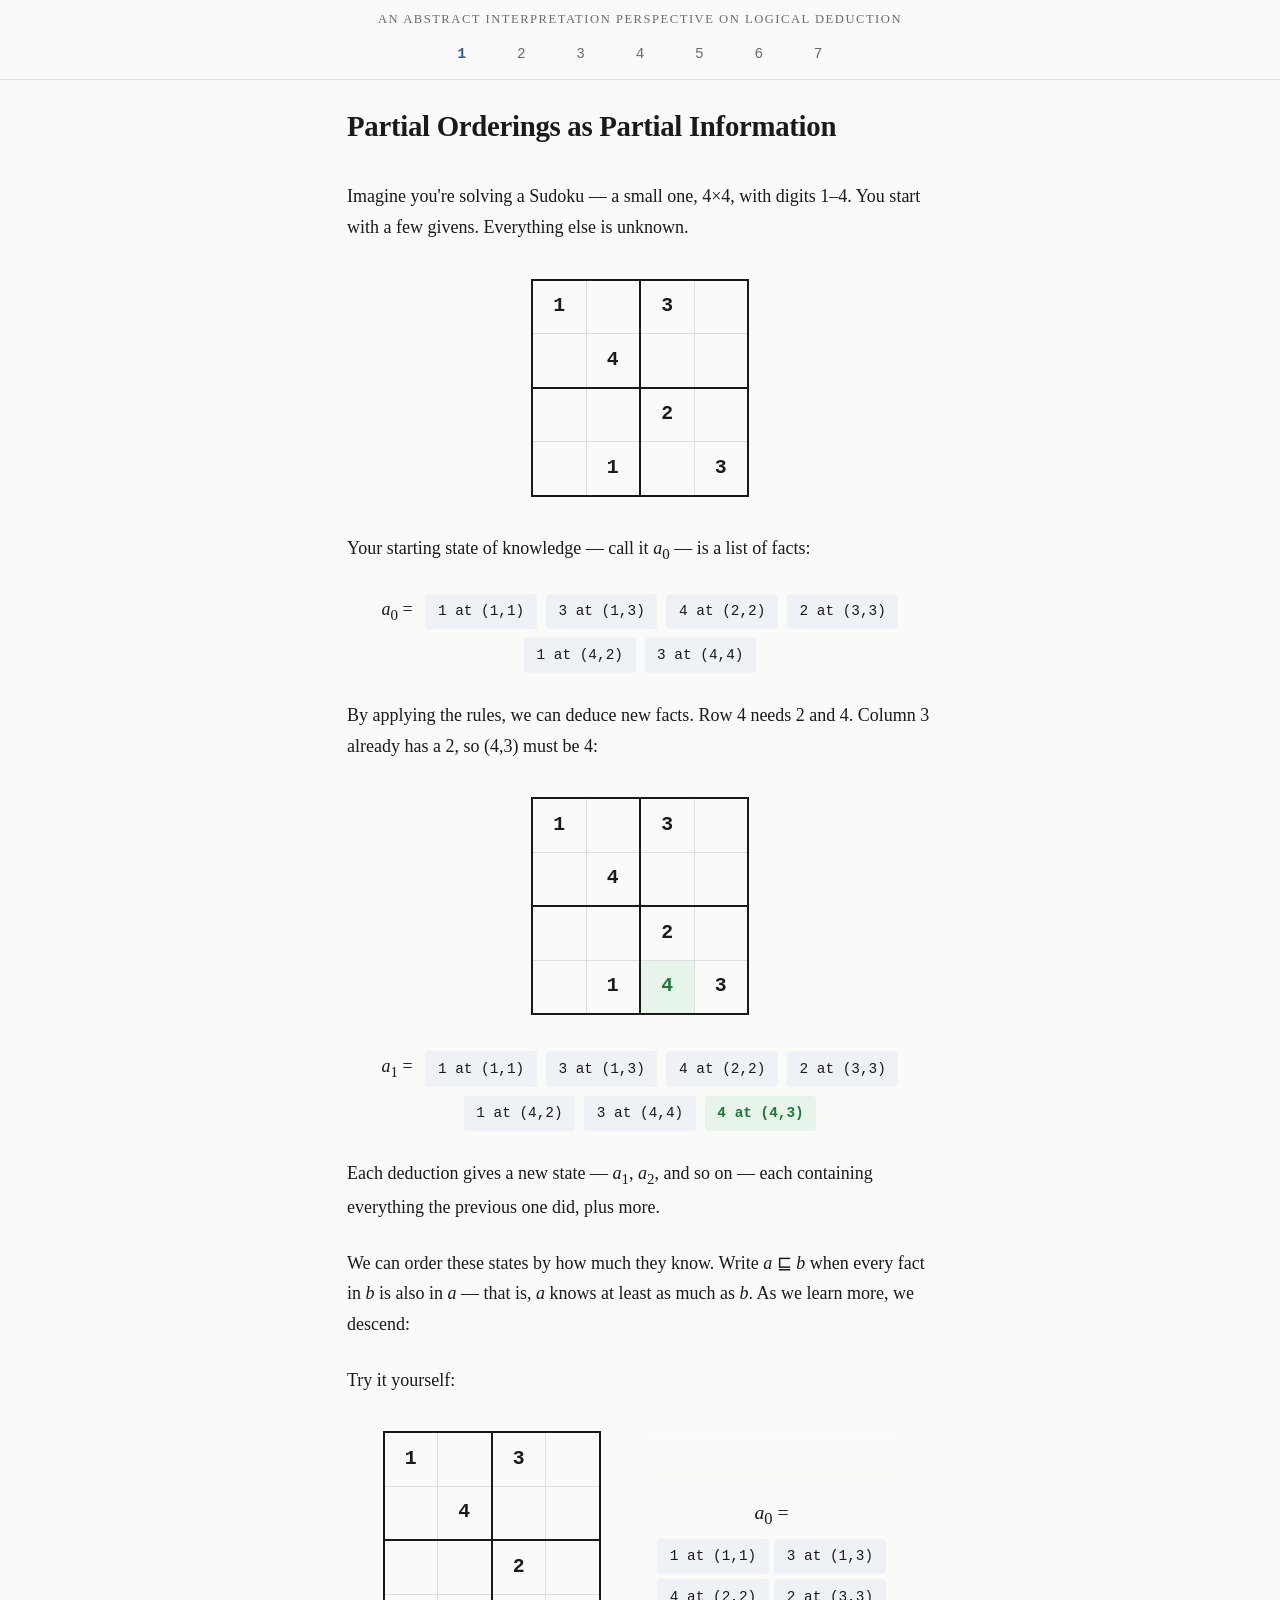
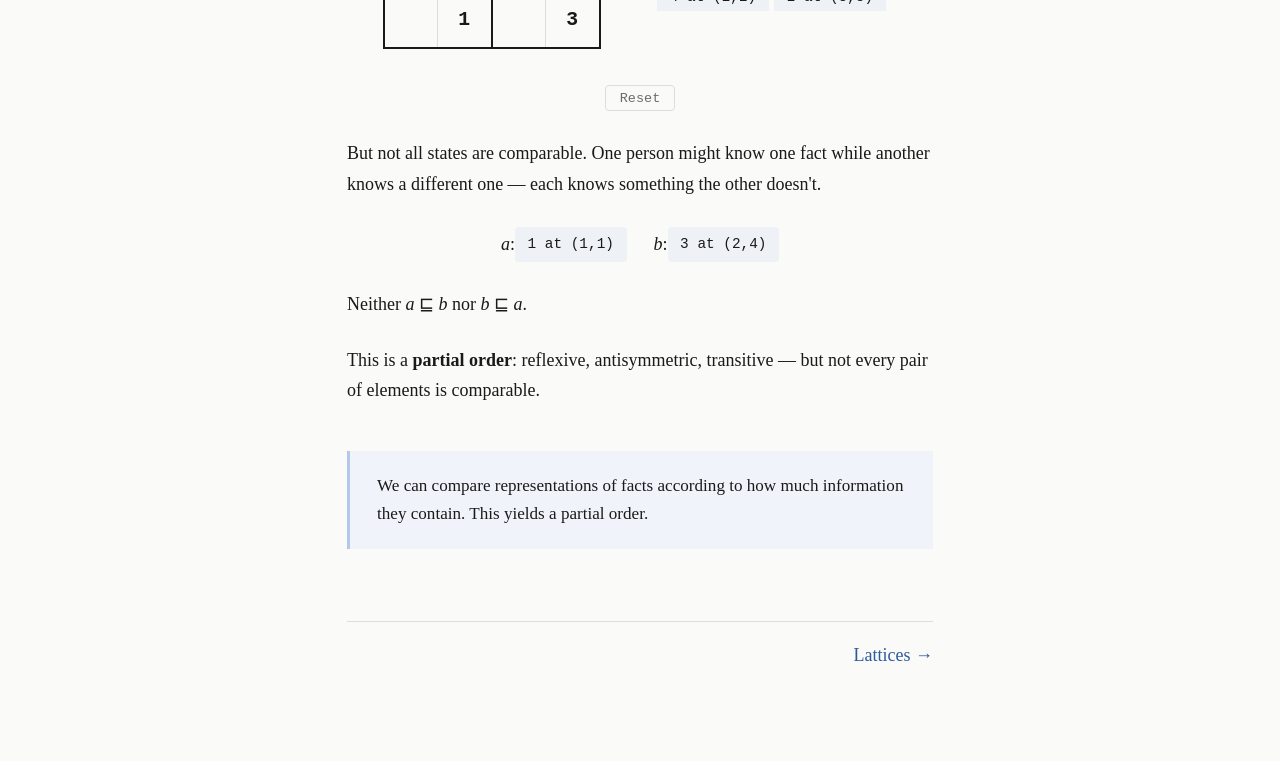
<file: index.html>
<!DOCTYPE html>
<html lang="en">
<head>
  <meta charset="UTF-8">
  <meta name="viewport" content="width=device-width, initial-scale=1.0">
  <title>Abstract Interpretation</title>
  <link rel="stylesheet" href="style.css">
</head>
<body>
  <header id="header">
  <p class="site-title"><a href="index.html">An Abstract Interpretation Perspective on Logical Deduction</a></p>
  <nav id="nav">
    <a href="index.html" class="nav-current">1</a>
    <a href="step2.html">2</a>
    <a href="step3.html">3</a>
    <a href="step4.html">4</a>
    <a href="step5.html">5</a>
    <a href="step6.html">6</a>
    <a href="step7.html">7</a>
  </nav>
  </header>

  <main>
    <section class="step">
      <h1>Partial Orderings as Partial Information</h1>

      <p>
        Imagine you're solving a Sudoku — a small one, 4×4, with digits 1–4.
        You start with a few givens. Everything else is unknown.
      </p>

      <div class="sudoku-example">
        <table class="sudoku" aria-label="A partially filled 4×4 Sudoku">
          <tr>
            <td class="given">1</td><td></td><td class="given">3</td><td></td>
          </tr>
          <tr>
            <td></td><td class="given">4</td><td></td><td></td>
          </tr>
          <tr>
            <td></td><td></td><td class="given">2</td><td></td>
          </tr>
          <tr>
            <td></td><td class="given">1</td><td></td><td class="given">3</td>
          </tr>
        </table>
      </div>

      <p>
        Your starting state of knowledge — call it <var>a</var><sub>0</sub> — is
        a list of facts:
      </p>

      <div class="facts">
        <span class="facts-label"><var>a</var><sub>0</sub> =</span>
        <span class="fact">1 at (1,1)</span>
        <span class="fact">3 at (1,3)</span>
        <span class="fact">4 at (2,2)</span>
        <span class="fact">2 at (3,3)</span>
        <span class="fact">1 at (4,2)</span>
        <span class="fact">3 at (4,4)</span>
      </div>

      <p>
        By applying the rules, we can deduce new facts. Row 4 needs 2 and 4.
        Column 3 already has a 2, so (4,3) must be 4:
      </p>

      <div class="sudoku-example">
        <table class="sudoku" aria-label="Sudoku after first deduction">
          <tr>
            <td class="given">1</td><td></td><td class="given">3</td><td></td>
          </tr>
          <tr>
            <td></td><td class="given">4</td><td></td><td></td>
          </tr>
          <tr>
            <td></td><td></td><td class="given">2</td><td></td>
          </tr>
          <tr>
            <td></td><td class="given">1</td><td class="deduced">4</td><td class="given">3</td>
          </tr>
        </table>
      </div>

      <div class="facts">
        <span class="facts-label"><var>a</var><sub>1</sub> =</span>
        <span class="fact">1 at (1,1)</span>
        <span class="fact">3 at (1,3)</span>
        <span class="fact">4 at (2,2)</span>
        <span class="fact">2 at (3,3)</span>
        <span class="fact">1 at (4,2)</span>
        <span class="fact">3 at (4,4)</span>
        <span class="fact deduced-fact">4 at (4,3)</span>
      </div>

      <p>
        Each deduction gives a new state — <var>a</var><sub>1</sub>,
        <var>a</var><sub>2</sub>, and so on — each containing everything the
        previous one did, plus more.
      </p>

      <p>
        We can order these states by how much they know. Write
        <var>a</var> ⊑ <var>b</var> when every fact in <var>b</var> is also in
        <var>a</var> — that is, <var>a</var> knows at least as much as
        <var>b</var>. As we learn more, we descend:
      </p>

      <p>Try it yourself:</p>

      <div id="interactive-1" class="interactive-container">
        <div class="interactive-grid-side">
          <table class="sudoku sudoku-interactive" id="puzzle-grid">
            <tr>
              <td class="given">1</td>
              <td><input type="text" maxlength="1" data-row="0" data-col="1" data-answer="2"></td>
              <td class="given">3</td>
              <td><input type="text" maxlength="1" data-row="0" data-col="3" data-answer="4"></td>
            </tr>
            <tr>
              <td><input type="text" maxlength="1" data-row="1" data-col="0" data-answer="3"></td>
              <td class="given">4</td>
              <td><input type="text" maxlength="1" data-row="1" data-col="2" data-answer="1"></td>
              <td><input type="text" maxlength="1" data-row="1" data-col="3" data-answer="2"></td>
            </tr>
            <tr>
              <td><input type="text" maxlength="1" data-row="2" data-col="0" data-answer="4"></td>
              <td><input type="text" maxlength="1" data-row="2" data-col="1" data-answer="3"></td>
              <td class="given">2</td>
              <td><input type="text" maxlength="1" data-row="2" data-col="3" data-answer="1"></td>
            </tr>
            <tr>
              <td><input type="text" maxlength="1" data-row="3" data-col="0" data-answer="2"></td>
              <td class="given">1</td>
              <td><input type="text" maxlength="1" data-row="3" data-col="2" data-answer="4"></td>
              <td class="given">3</td>
            </tr>
          </table>
        </div>

        <div class="interactive-chain-side" id="chain-display">
          <div class="chain-node chain-node-a0" id="chain-a0">
            <div><var>a</var><sub>0</sub> =</div>
            <div class="chain-facts">
              <span class="fact">1 at (1,1)</span>
              <span class="fact">3 at (1,3)</span>
              <span class="fact">4 at (2,2)</span>
              <span class="fact">2 at (3,3)</span>
              <span class="fact">1 at (4,2)</span>
              <span class="fact">3 at (4,4)</span>
            </div>
          </div>
        </div>
      </div>

      <div class="interactive-controls">
        <button id="reset-btn" class="reset-btn">Reset</button>
      </div>

      <script src="step1.js"></script>

      <p>
        But not all states are comparable. One person might know one fact while
        another knows a different one — each knows something the other doesn't.
      </p>

      <div class="incomparable">
        <div class="incomparable-side">
          <var>a</var>: <span class="fact">1 at (1,1)</span>
        </div>
        <div class="incomparable-side">
          <var>b</var>: <span class="fact">3 at (2,4)</span>
        </div>
      </div>

      <p>
        Neither <var>a</var> ⊑ <var>b</var> nor <var>b</var> ⊑ <var>a</var>.
      </p>

      <p>
        This is a <strong>partial order</strong>: reflexive, antisymmetric,
        transitive — but not every pair of elements is comparable.
      </p>

      <div class="key-insight">
        We can compare representations of facts according to how much
        information they contain. This yields a partial order.
      </div>
    </section>

    <a href="step2.html" class="next-link">Lattices →</a>
  </main>
</body>
</html>
</file>
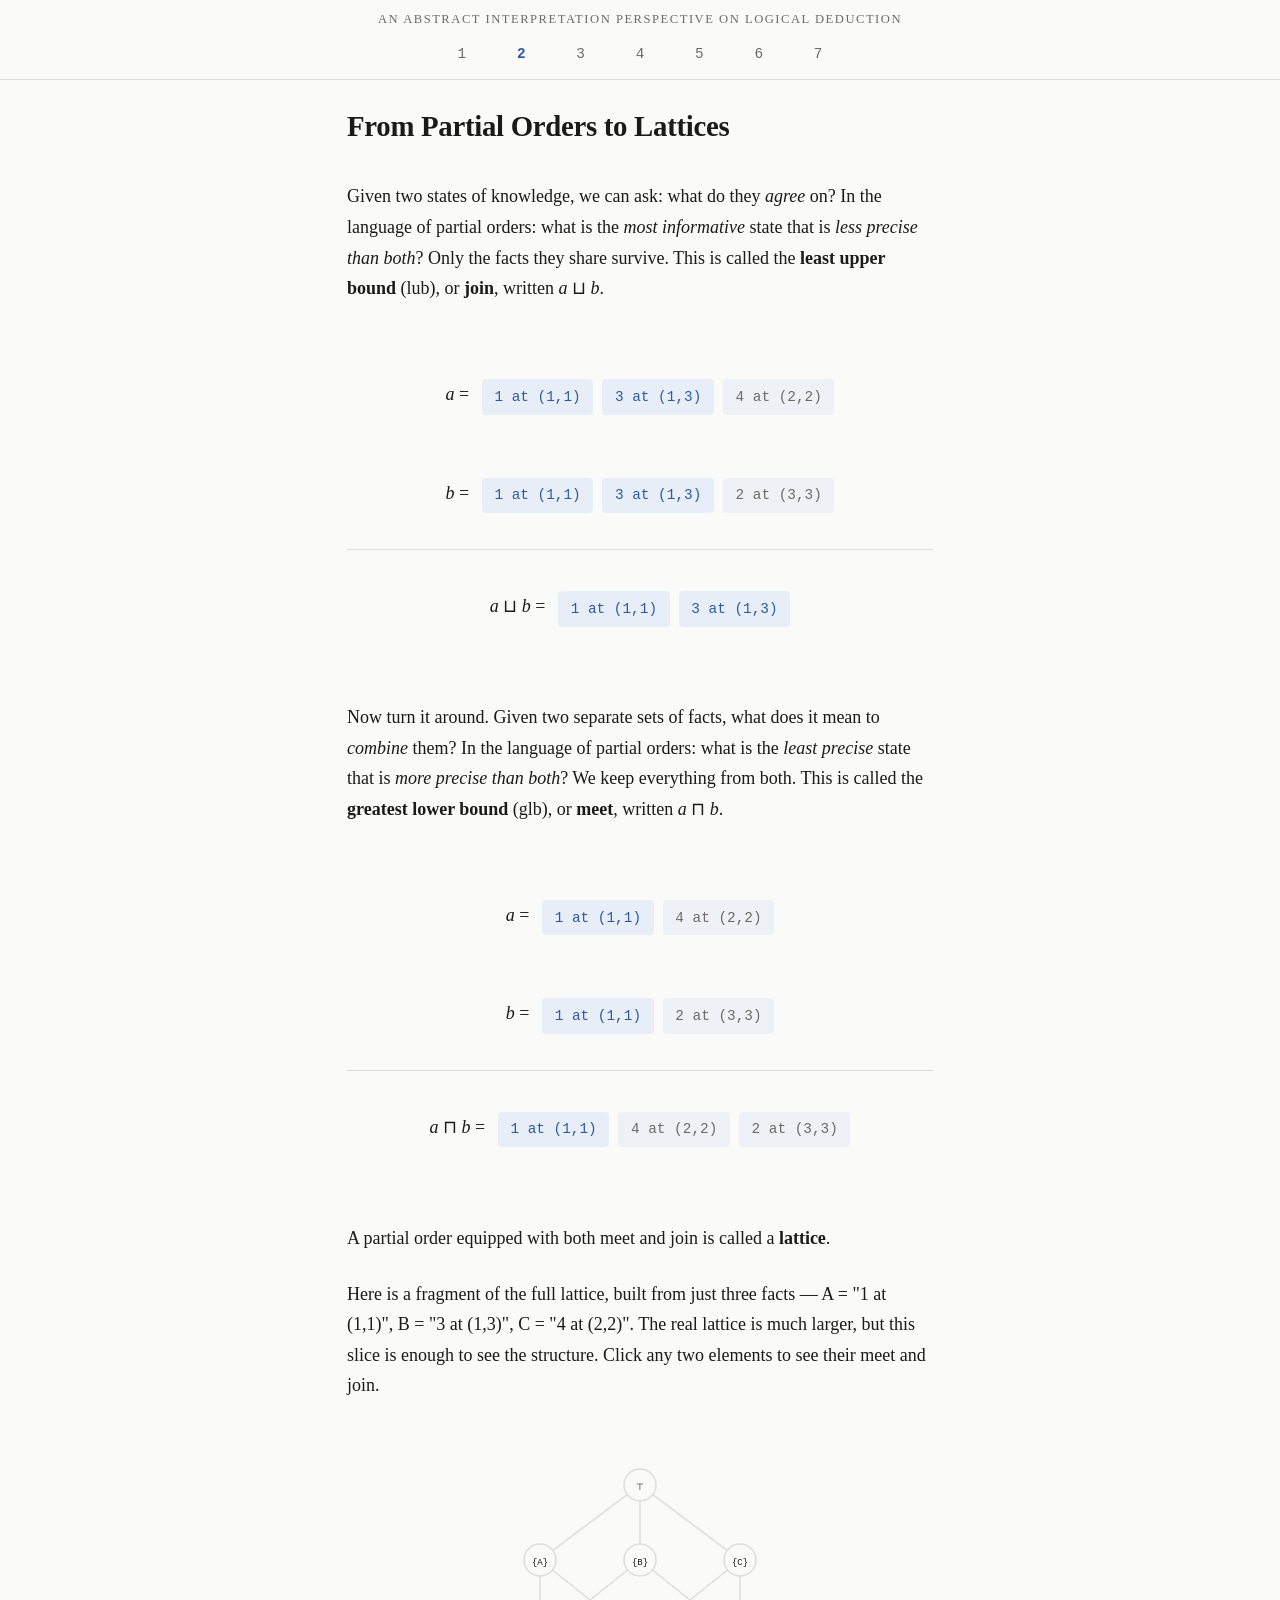
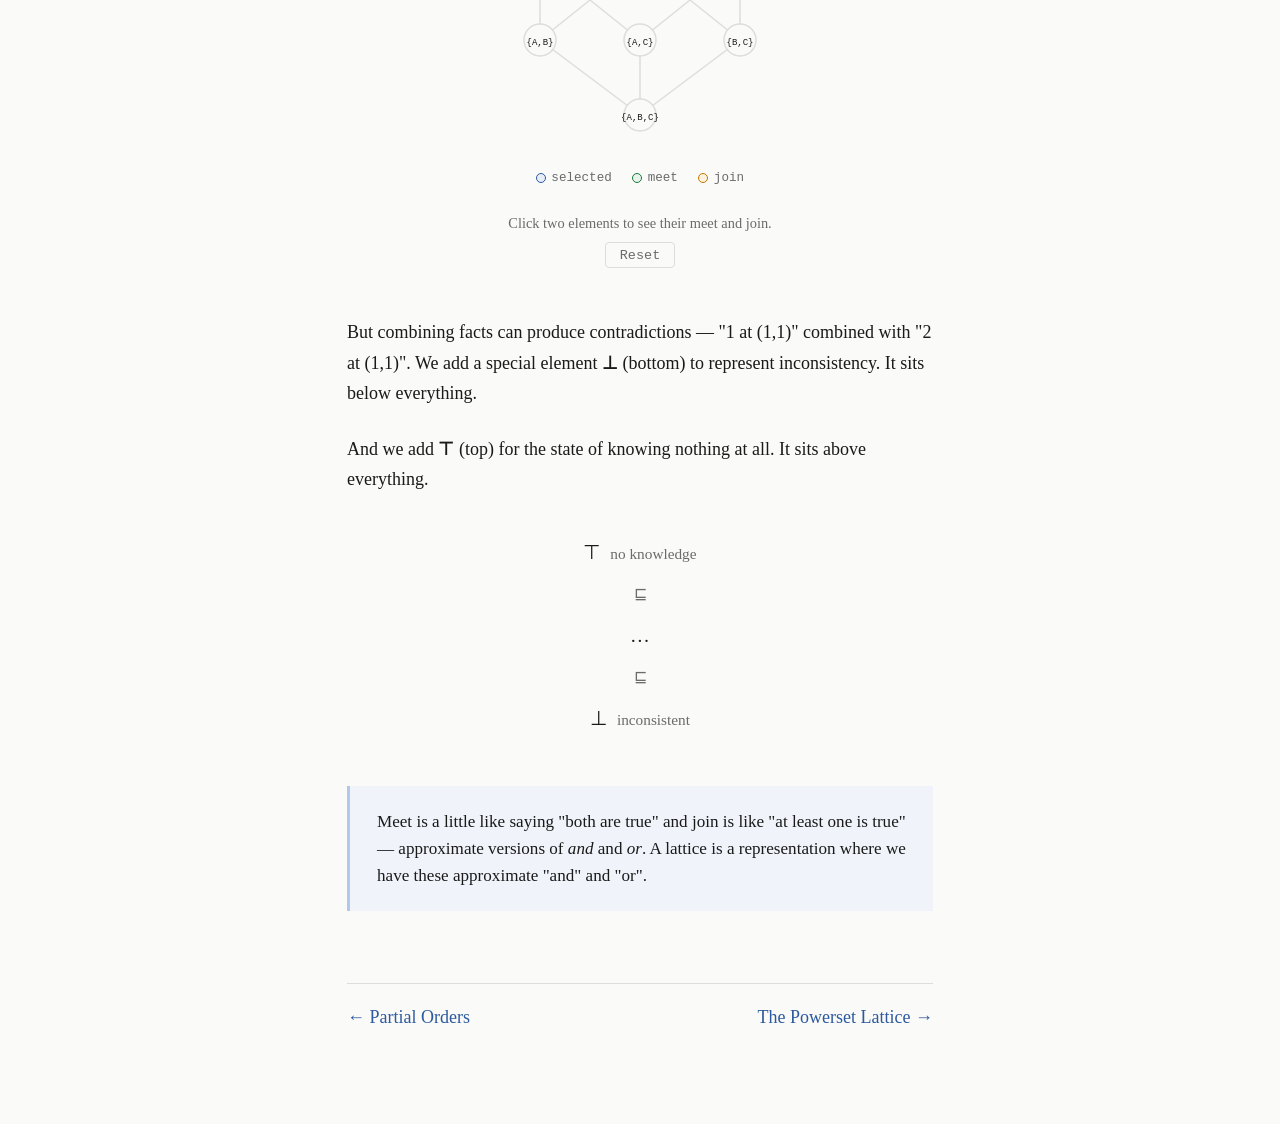
<file: step2.html>
<!DOCTYPE html>
<html lang="en">
<head>
  <meta charset="UTF-8">
  <meta name="viewport" content="width=device-width, initial-scale=1.0">
  <title>Abstract Interpretation — Lattices</title>
  <link rel="stylesheet" href="style.css">
</head>
<body>
  <header id="header">
  <p class="site-title"><a href="index.html">An Abstract Interpretation Perspective on Logical Deduction</a></p>
  <nav id="nav">
    <a href="index.html">1</a>
    <a href="step2.html" class="nav-current">2</a>
    <a href="step3.html">3</a>
    <a href="step4.html">4</a>
    <a href="step5.html">5</a>
    <a href="step6.html">6</a>
    <a href="step7.html">7</a>
  </nav>
  </header>

  <main>
    <section class="step">
      <h1>From Partial Orders to Lattices</h1>

      <p>
        Given two states of knowledge, we can ask: what do they
        <em>agree</em> on? In the language of partial orders: what is the
        <em>most informative</em> state that is <em>less precise than both</em>?
        Only the facts they share survive. This is called the
        <strong>least upper bound</strong> (lub), or <strong>join</strong>,
        written <var>a</var> ⊔ <var>b</var>.
      </p>

      <div class="operation-example">
        <div class="operand">
          <div class="facts">
            <span class="facts-label"><var>a</var> =</span>
            <span class="fact shared-fact">1 at (1,1)</span>
            <span class="fact shared-fact">3 at (1,3)</span>
            <span class="fact unique-fact">4 at (2,2)</span>
          </div>
        </div>
        <div class="operand">
          <div class="facts">
            <span class="facts-label"><var>b</var> =</span>
            <span class="fact shared-fact">1 at (1,1)</span>
            <span class="fact shared-fact">3 at (1,3)</span>
            <span class="fact unique-fact">2 at (3,3)</span>
          </div>
        </div>
        <div class="operation-result">
          <div class="facts">
            <span class="facts-label"><var>a</var> ⊔ <var>b</var> =</span>
            <span class="fact shared-fact">1 at (1,1)</span>
            <span class="fact shared-fact">3 at (1,3)</span>
          </div>
        </div>
      </div>

      <p>
        Now turn it around. Given two separate sets of facts, what does it
        mean to <em>combine</em> them? In the language of partial orders:
        what is the <em>least precise</em> state that is <em>more precise
        than both</em>? We keep everything from both. This is called the
        <strong>greatest lower bound</strong> (glb), or <strong>meet</strong>,
        written <var>a</var> ⊓ <var>b</var>.
      </p>

      <div class="operation-example">
        <div class="operand">
          <div class="facts">
            <span class="facts-label"><var>a</var> =</span>
            <span class="fact shared-fact">1 at (1,1)</span>
            <span class="fact unique-fact">4 at (2,2)</span>
          </div>
        </div>
        <div class="operand">
          <div class="facts">
            <span class="facts-label"><var>b</var> =</span>
            <span class="fact shared-fact">1 at (1,1)</span>
            <span class="fact unique-fact">2 at (3,3)</span>
          </div>
        </div>
        <div class="operation-result">
          <div class="facts">
            <span class="facts-label"><var>a</var> ⊓ <var>b</var> =</span>
            <span class="fact shared-fact">1 at (1,1)</span>
            <span class="fact unique-fact">4 at (2,2)</span>
            <span class="fact unique-fact">2 at (3,3)</span>
          </div>
        </div>
      </div>

      <p>
        A partial order equipped with both meet and join is called a
        <strong>lattice</strong>.
      </p>

      <p>
        Here is a fragment of the full lattice, built from just three facts —
        A = "1 at (1,1)", B = "3 at (1,3)", C = "4 at (2,2)". The real
        lattice is much larger, but this slice is enough to see the structure.
        Click any two elements to see their meet and join.
      </p>

      <div class="lattice-interactive">
        <svg id="lattice-svg" viewBox="0 0 360 300" width="360" height="300"></svg>
        <div class="lattice-results">
          <div class="lattice-legend">
            <span class="legend-dot legend-selected"></span> selected &nbsp;
            <span class="legend-dot legend-meet"></span> meet &nbsp;
            <span class="legend-dot legend-join"></span> join
          </div>
          <div id="meet-result" class="lattice-result-line"></div>
          <div id="join-result" class="lattice-result-line"></div>
          <div id="selection-hint" class="lattice-hint">Click two elements to see their meet and join.</div>
          <button id="lattice-reset" class="reset-btn">Reset</button>
        </div>
      </div>

      <script src="step2.js"></script>

      <p>
        But combining facts can produce contradictions — "1 at (1,1)" combined
        with "2 at (1,1)". We add a special element <strong>⊥</strong> (bottom)
        to represent inconsistency. It sits below everything.
      </p>

      <p>
        And we add <strong>⊤</strong> (top) for the state of knowing nothing at
        all. It sits above everything.
      </p>

      <div class="chain">
        <div class="chain-node">⊤ &nbsp;<span style="color:var(--muted);font-size:0.85rem">no knowledge</span></div>
        <div class="chain-edge">⊑</div>
        <div class="chain-node">…</div>
        <div class="chain-edge">⊑</div>
        <div class="chain-node">⊥ &nbsp;<span style="color:var(--muted);font-size:0.85rem">inconsistent</span></div>
      </div>

      <div class="key-insight">
        Meet is a little like saying "both are true" and join is like "at least
        one is true" — approximate versions of <em>and</em> and <em>or</em>.
        A lattice is a representation where we have these approximate "and"
        and "or".
      </div>
    </section>

    <div class="nav-footer">
      <a href="index.html">← Partial Orders</a>
      <a href="step3.html">The Powerset Lattice →</a>
    </div>
  </main>
</body>
</html>
</file>
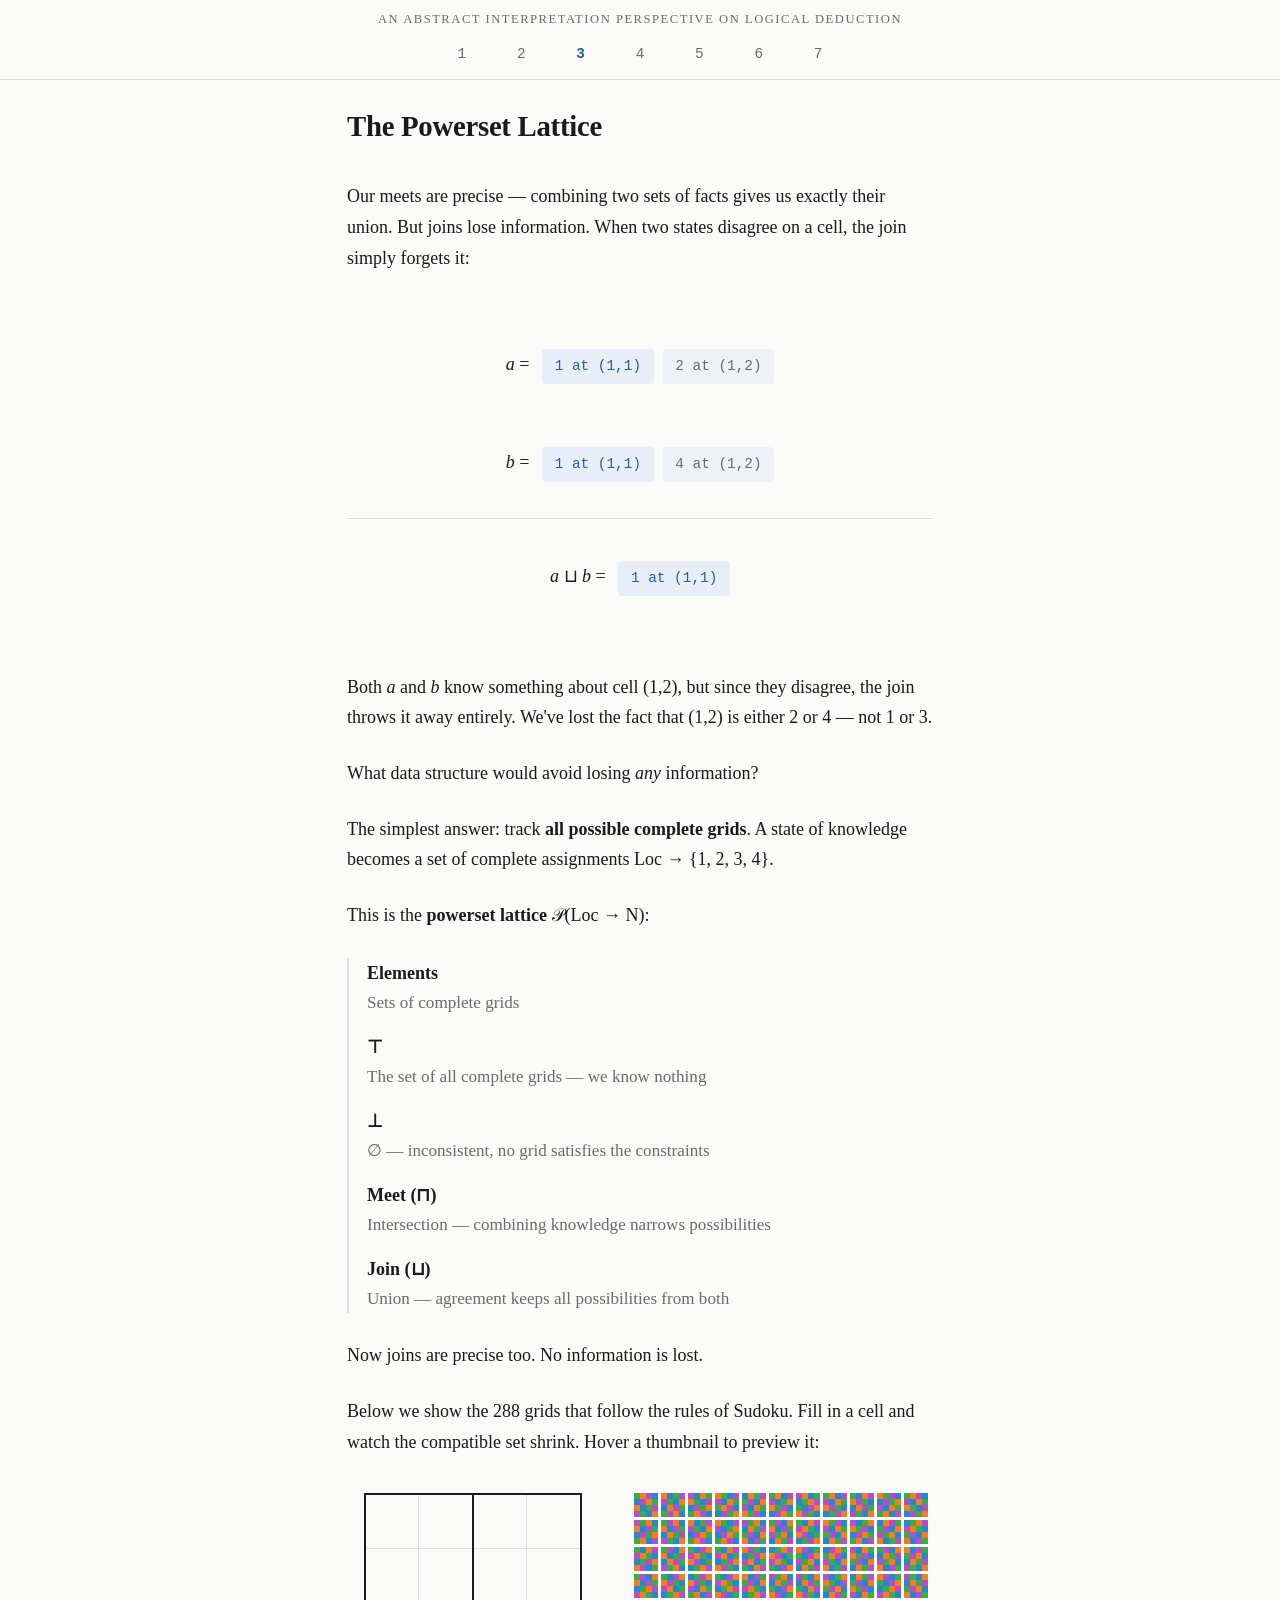
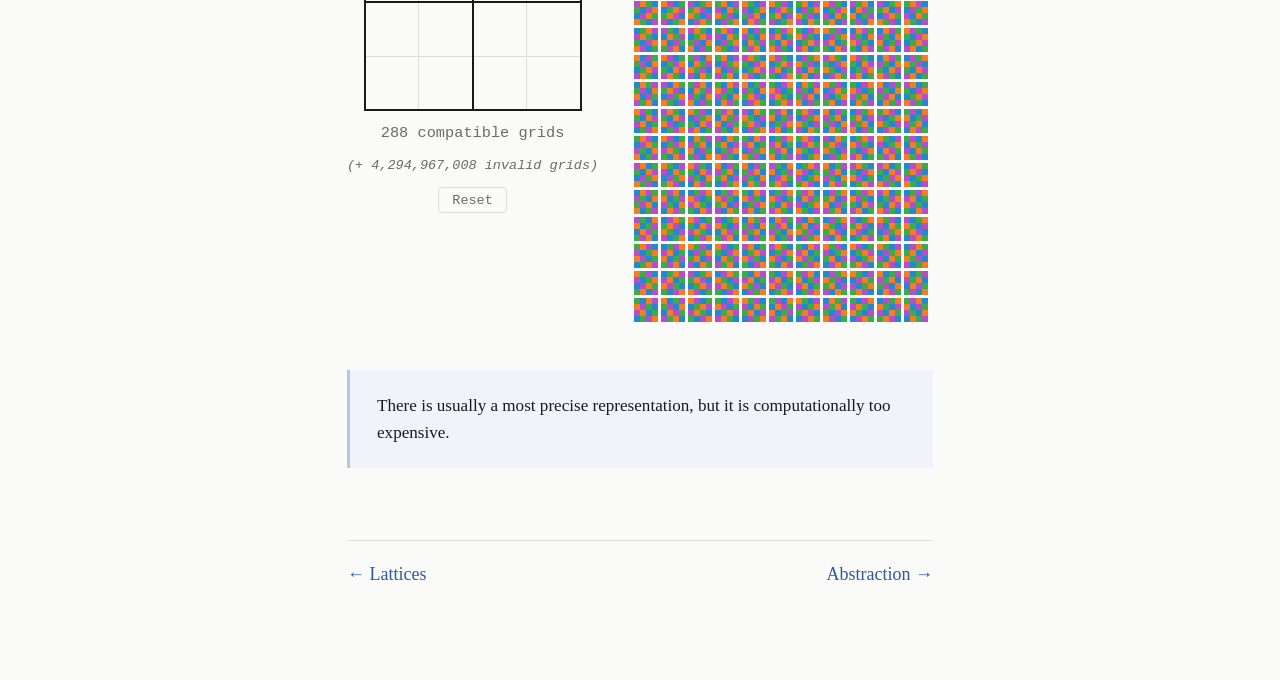
<file: step3.html>
<!DOCTYPE html>
<html lang="en">
<head>
  <meta charset="UTF-8">
  <meta name="viewport" content="width=device-width, initial-scale=1.0">
  <title>Abstract Interpretation — The Powerset Lattice</title>
  <link rel="stylesheet" href="style.css">
</head>
<body>
  <header id="header">
  <p class="site-title"><a href="index.html">An Abstract Interpretation Perspective on Logical Deduction</a></p>
  <nav id="nav">
    <a href="index.html">1</a>
    <a href="step2.html">2</a>
    <a href="step3.html" class="nav-current">3</a>
    <a href="step4.html">4</a>
    <a href="step5.html">5</a>
    <a href="step6.html">6</a>
    <a href="step7.html">7</a>
  </nav>
  </header>

  <main>
    <section class="step">
      <h1>The Powerset Lattice</h1>

      <p>
        Our meets are precise — combining two sets of facts gives us exactly
        their union. But joins lose information. When two states disagree on a
        cell, the join simply forgets it:
      </p>

      <div class="operation-example">
        <div class="operand">
          <div class="facts">
            <span class="facts-label"><var>a</var> =</span>
            <span class="fact shared-fact">1 at (1,1)</span>
            <span class="fact unique-fact">2 at (1,2)</span>
          </div>
        </div>
        <div class="operand">
          <div class="facts">
            <span class="facts-label"><var>b</var> =</span>
            <span class="fact shared-fact">1 at (1,1)</span>
            <span class="fact unique-fact">4 at (1,2)</span>
          </div>
        </div>
        <div class="operation-result">
          <div class="facts">
            <span class="facts-label"><var>a</var> ⊔ <var>b</var> =</span>
            <span class="fact shared-fact">1 at (1,1)</span>
          </div>
        </div>
      </div>

      <p>
        Both <var>a</var> and <var>b</var> know something about cell (1,2), but
        since they disagree, the join throws it away entirely. We've lost the
        fact that (1,2) is either 2 or 4 — not 1 or 3.
      </p>

      <p>
        What data structure would avoid losing <em>any</em> information?
      </p>

      <p>
        The simplest answer: track <strong>all possible complete grids</strong>.
        A state of knowledge becomes a set of complete assignments
        Loc → {1, 2, 3, 4}.
      </p>

      <p>
        This is the <strong>powerset lattice</strong>
        𝒫(Loc → N):
      </p>

      <dl class="definition">
        <dt>Elements</dt>
        <dd>Sets of complete grids</dd>
        <dt>⊤</dt>
        <dd>The set of all complete grids — we know nothing</dd>
        <dt>⊥</dt>
        <dd>∅ — inconsistent, no grid satisfies the constraints</dd>
        <dt>Meet (⊓)</dt>
        <dd>Intersection — combining knowledge narrows possibilities</dd>
        <dt>Join (⊔)</dt>
        <dd>Union — agreement keeps all possibilities from both</dd>
      </dl>

      <p>
        Now joins are precise too. No information is lost.
      </p>

      <p>
        Below we show the 288 grids that follow the rules of Sudoku. Fill in
        a cell and watch the compatible set shrink. Hover a thumbnail to
        preview it:
      </p>

      <div class="powerset-interactive">
        <div class="powerset-left">
          <table class="sudoku sudoku-interactive" id="powerset-grid">
            <tr>
              <td><input type="text" maxlength="1" data-row="0" data-col="0"></td>
              <td><input type="text" maxlength="1" data-row="0" data-col="1"></td>
              <td><input type="text" maxlength="1" data-row="0" data-col="2"></td>
              <td><input type="text" maxlength="1" data-row="0" data-col="3"></td>
            </tr>
            <tr>
              <td><input type="text" maxlength="1" data-row="1" data-col="0"></td>
              <td><input type="text" maxlength="1" data-row="1" data-col="1"></td>
              <td><input type="text" maxlength="1" data-row="1" data-col="2"></td>
              <td><input type="text" maxlength="1" data-row="1" data-col="3"></td>
            </tr>
            <tr>
              <td><input type="text" maxlength="1" data-row="2" data-col="0"></td>
              <td><input type="text" maxlength="1" data-row="2" data-col="1"></td>
              <td><input type="text" maxlength="1" data-row="2" data-col="2"></td>
              <td><input type="text" maxlength="1" data-row="2" data-col="3"></td>
            </tr>
            <tr>
              <td><input type="text" maxlength="1" data-row="3" data-col="0"></td>
              <td><input type="text" maxlength="1" data-row="3" data-col="1"></td>
              <td><input type="text" maxlength="1" data-row="3" data-col="2"></td>
              <td><input type="text" maxlength="1" data-row="3" data-col="3"></td>
            </tr>
          </table>
          <div class="powerset-count"><span id="grid-count">288</span> compatible grids</div>
          <div class="powerset-invalid" id="invalid-count"></div>
          <button id="powerset-reset" class="reset-btn">Reset</button>
        </div>
        <div class="powerset-right">
          <div id="grid-pool"></div>
        </div>
      </div>

      <script src="grids.js"></script>
      <script src="step3.js"></script>

      <div class="key-insight">
        There is usually a most precise representation, but it is
        computationally too expensive.
      </div>
    </section>

    <div class="nav-footer">
      <a href="step2.html">← Lattices</a>
      <a href="step4.html">Abstraction →</a>
    </div>
  </main>
</body>
</html>
</file>
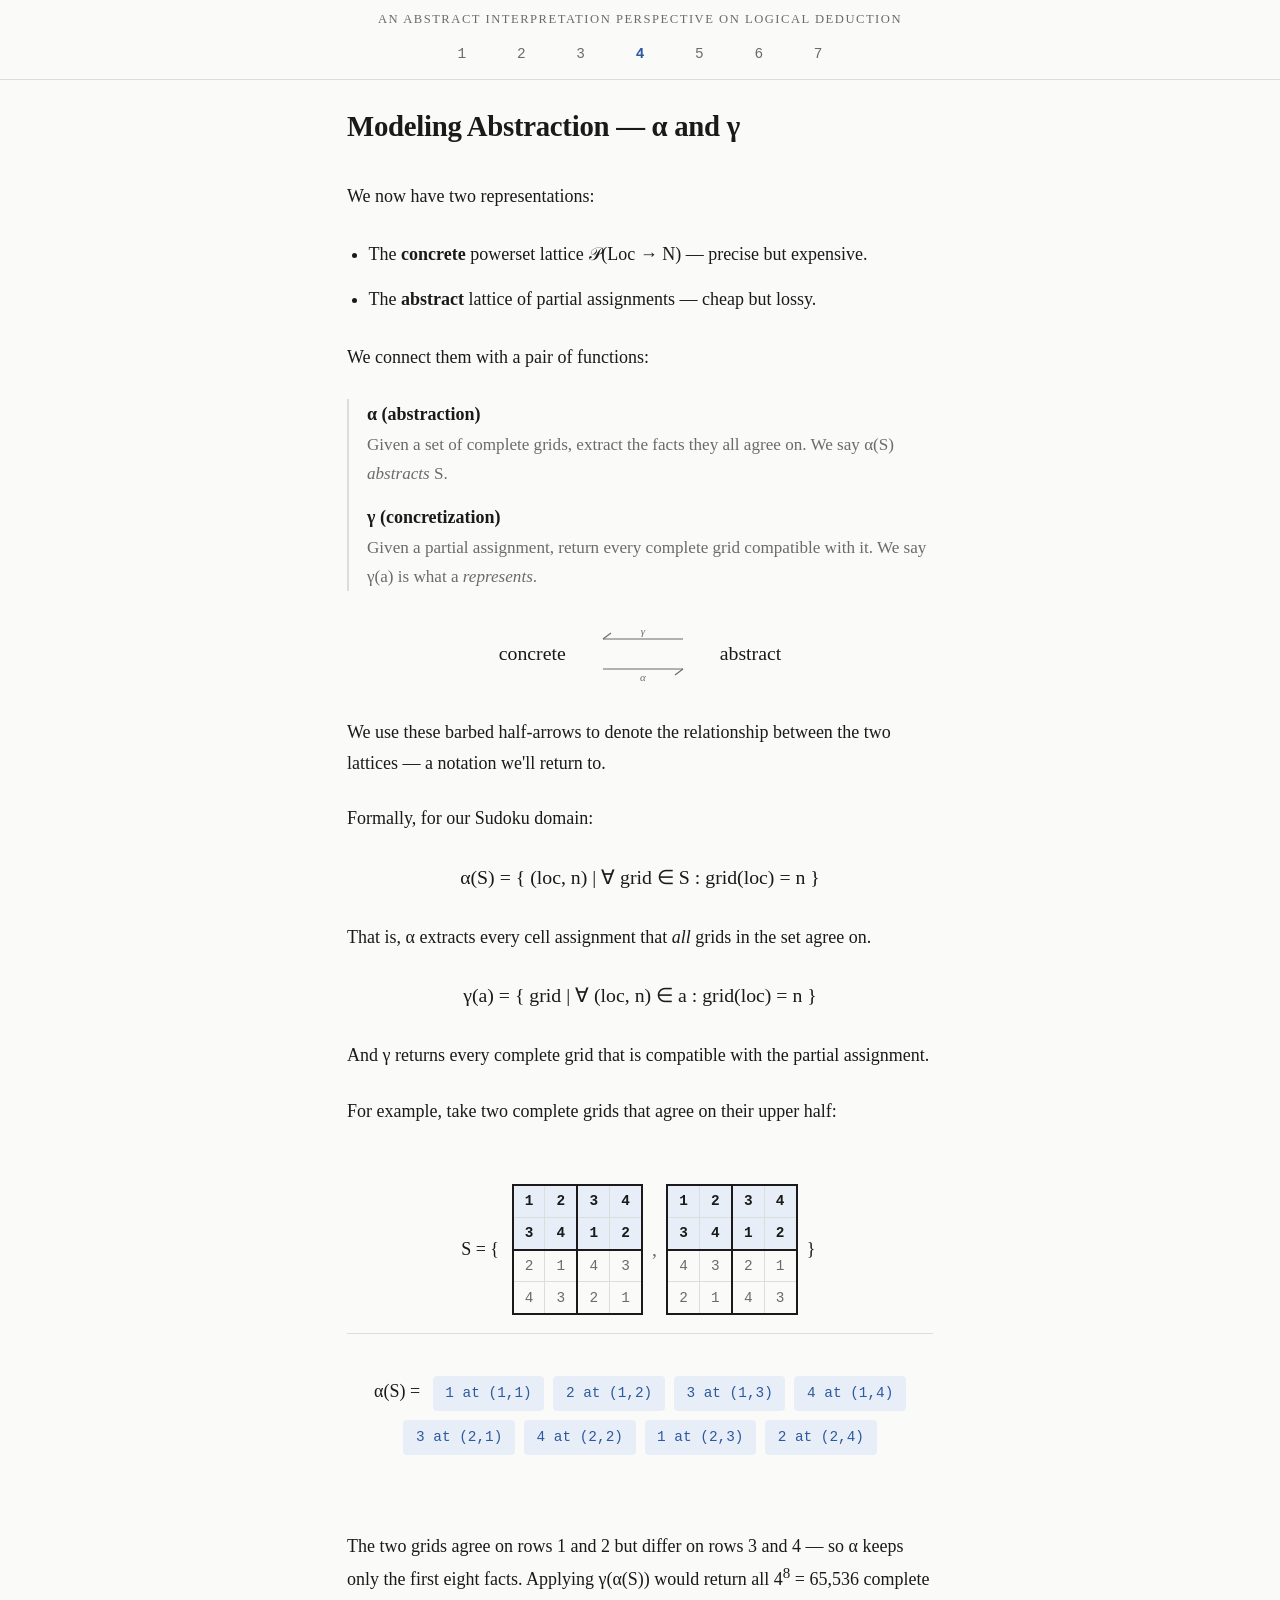
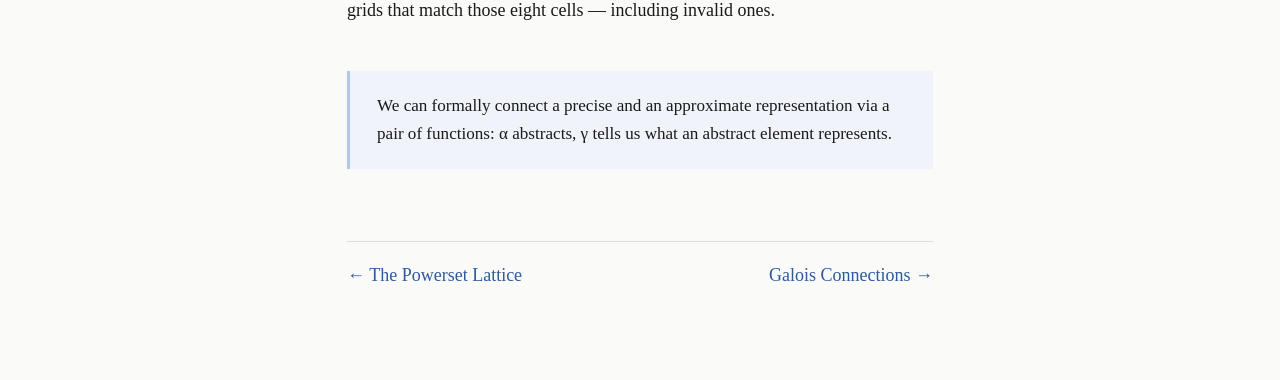
<file: step4.html>
<!DOCTYPE html>
<html lang="en">
<head>
  <meta charset="UTF-8">
  <meta name="viewport" content="width=device-width, initial-scale=1.0">
  <title>Abstract Interpretation — α and γ</title>
  <link rel="stylesheet" href="style.css">
</head>
<body>
  <header id="header">
  <p class="site-title"><a href="index.html">An Abstract Interpretation Perspective on Logical Deduction</a></p>
  <nav id="nav">
    <a href="index.html">1</a>
    <a href="step2.html">2</a>
    <a href="step3.html">3</a>
    <a href="step4.html" class="nav-current">4</a>
    <a href="step5.html">5</a>
    <a href="step6.html">6</a>
    <a href="step7.html">7</a>
  </nav>
  </header>

  <main>
    <section class="step">
      <h1>Modeling Abstraction — α and γ</h1>

      <p>
        We now have two representations:
      </p>

      <ul class="lattice-items">
        <li>
          The <strong>concrete</strong> powerset lattice
          𝒫(Loc → N) — precise but expensive.
        </li>
        <li>
          The <strong>abstract</strong> lattice of partial assignments — cheap
          but lossy.
        </li>
      </ul>

      <p>
        We connect them with a pair of functions:
      </p>

      <dl class="definition">
        <dt>α (abstraction)</dt>
        <dd>
          Given a set of complete grids, extract the facts they all agree on.
          We say α(S) <em>abstracts</em> S.
        </dd>
        <dt>γ (concretization)</dt>
        <dd>
          Given a partial assignment, return every complete grid compatible
          with it. We say γ(a) is what a <em>represents</em>.
        </dd>
      </dl>

      <div class="galois-diagram">
        <span class="galois-label">concrete</span>
        <svg class="galois-svg" viewBox="0 0 100 54" width="100" height="54">
          <line x1="90" y1="12" x2="10" y2="12" stroke="currentColor" stroke-width="1.2"/>
          <path d="M10,12 L18,6" fill="none" stroke="currentColor" stroke-width="1.2"/>
          <text x="50" y="8" text-anchor="middle" font-size="11" font-style="italic" fill="currentColor">γ</text>
          <line x1="10" y1="42" x2="90" y2="42" stroke="currentColor" stroke-width="1.2"/>
          <path d="M90,42 L82,48" fill="none" stroke="currentColor" stroke-width="1.2"/>
          <text x="50" y="54" text-anchor="middle" font-size="11" font-style="italic" fill="currentColor">α</text>
        </svg>
        <span class="galois-label">abstract</span>
      </div>

      <p>
        We use these barbed half-arrows to denote the relationship between
        the two lattices — a notation we'll return to.
      </p>

      <p>Formally, for our Sudoku domain:</p>

      <div class="math-block">
        α(S) = { (loc, n) | ∀ grid ∈ S : grid(loc) = n }
      </div>

      <p>
        That is, α extracts every cell assignment that <em>all</em> grids in
        the set agree on.
      </p>

      <div class="math-block">
        γ(a) = { grid | ∀ (loc, n) ∈ a : grid(loc) = n }
      </div>

      <p>
        And γ returns every complete grid that is compatible with the partial
        assignment.
      </p>

      <p>For example, take two complete grids that agree on their upper half:</p>

      <div class="operation-example">
        <div class="operand">
          <div class="example-grids-inline">
            <span class="facts-label">S = {</span>
            <table class="sudoku sudoku-mini">
              <tr><td class="agree">1</td><td class="agree">2</td><td class="agree">3</td><td class="agree">4</td></tr>
              <tr><td class="agree">3</td><td class="agree">4</td><td class="agree">1</td><td class="agree">2</td></tr>
              <tr><td class="disagree">2</td><td class="disagree">1</td><td class="disagree">4</td><td class="disagree">3</td></tr>
              <tr><td class="disagree">4</td><td class="disagree">3</td><td class="disagree">2</td><td class="disagree">1</td></tr>
            </table>
            <span class="comma">,</span>
            <table class="sudoku sudoku-mini">
              <tr><td class="agree">1</td><td class="agree">2</td><td class="agree">3</td><td class="agree">4</td></tr>
              <tr><td class="agree">3</td><td class="agree">4</td><td class="agree">1</td><td class="agree">2</td></tr>
              <tr><td class="disagree">4</td><td class="disagree">3</td><td class="disagree">2</td><td class="disagree">1</td></tr>
              <tr><td class="disagree">2</td><td class="disagree">1</td><td class="disagree">4</td><td class="disagree">3</td></tr>
            </table>
            <span class="facts-label">}</span>
          </div>
        </div>
        <div class="operation-result">
          <div class="facts">
            <span class="facts-label">α(S) =</span>
            <span class="fact shared-fact">1 at (1,1)</span>
            <span class="fact shared-fact">2 at (1,2)</span>
            <span class="fact shared-fact">3 at (1,3)</span>
            <span class="fact shared-fact">4 at (1,4)</span>
            <span class="fact shared-fact">3 at (2,1)</span>
            <span class="fact shared-fact">4 at (2,2)</span>
            <span class="fact shared-fact">1 at (2,3)</span>
            <span class="fact shared-fact">2 at (2,4)</span>
          </div>
        </div>
      </div>

      <p>
        The two grids agree on rows 1 and 2 but differ on rows 3 and 4 — so
        α keeps only the first eight facts. Applying γ(α(S)) would return all
        4<sup>8</sup> = 65,536 complete grids that match those eight cells —
        including invalid ones.
      </p>

      <div class="key-insight">
        We can formally connect a precise and an approximate representation via
        a pair of functions: α abstracts, γ tells us what an abstract element
        represents.
      </div>
    </section>

    <div class="nav-footer">
      <a href="step3.html">← The Powerset Lattice</a>
      <a href="step5.html">Galois Connections →</a>
    </div>
  </main>
</body>
</html>
</file>
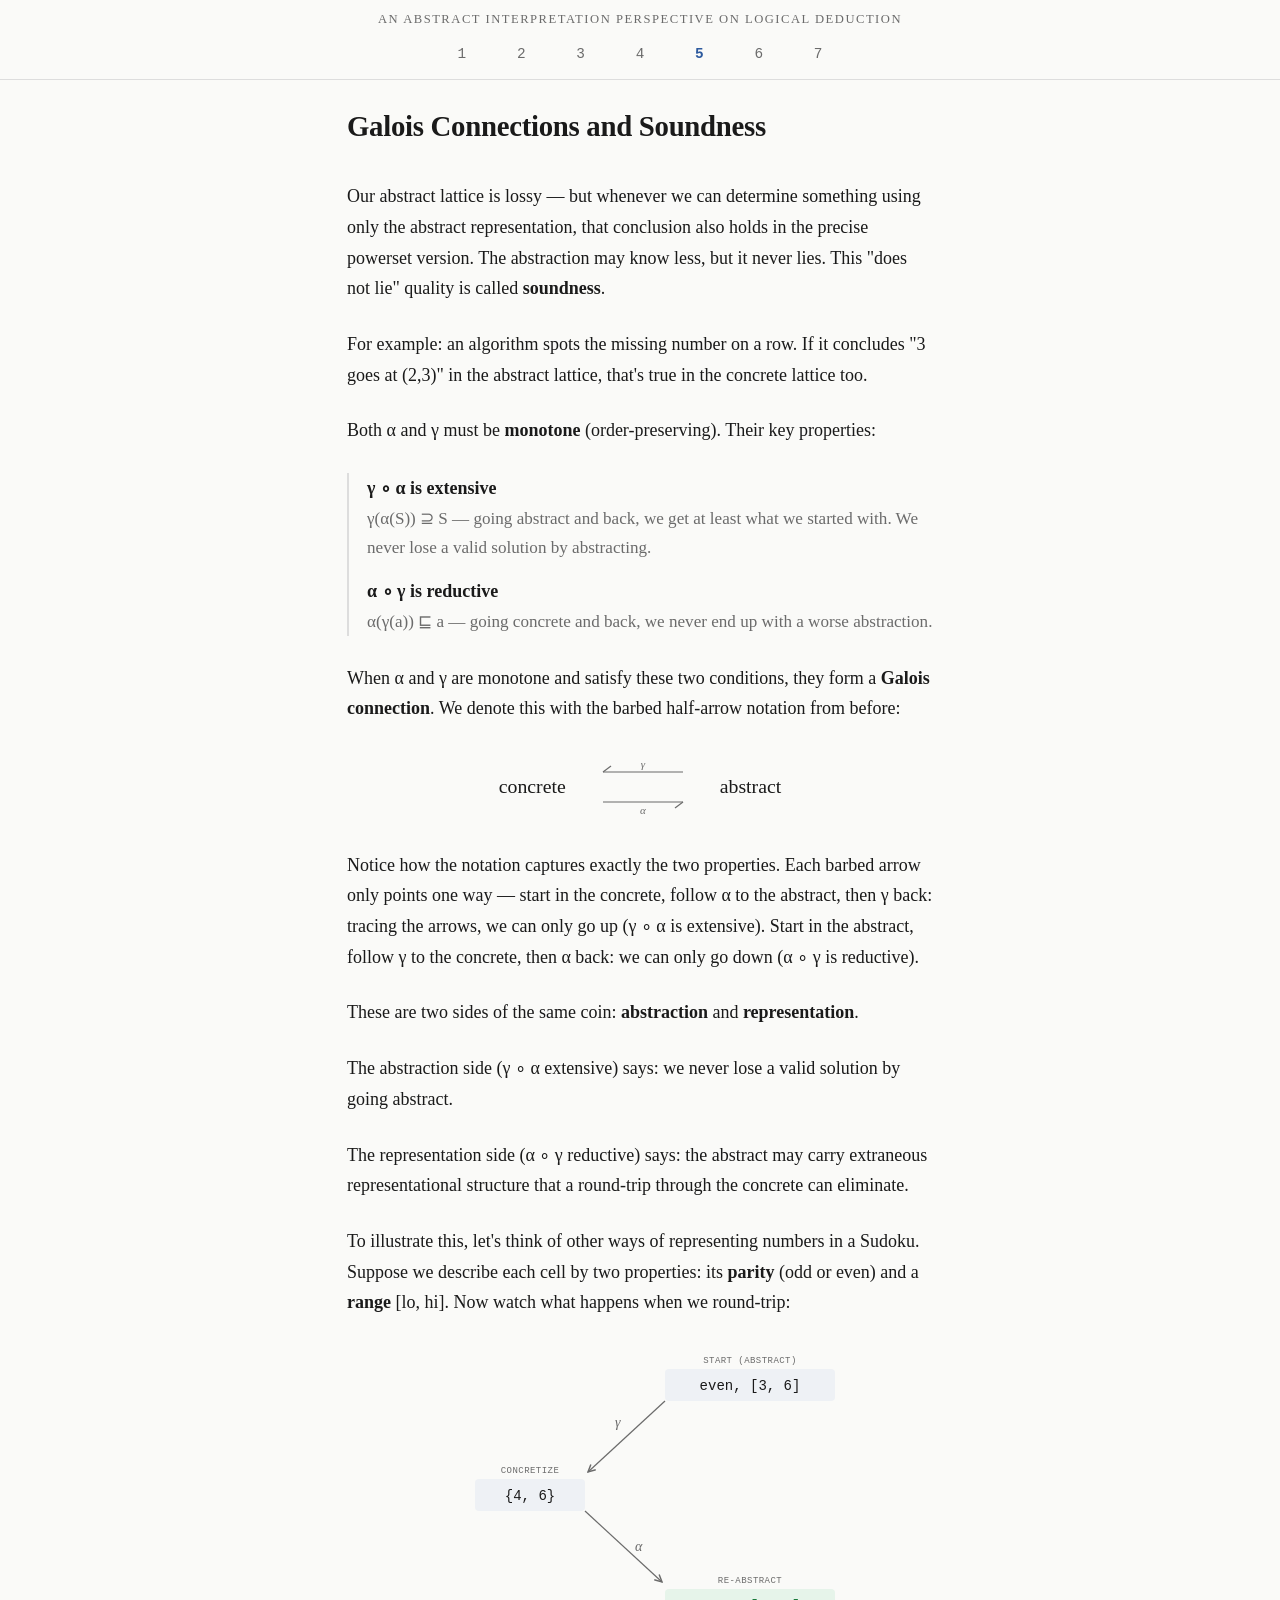
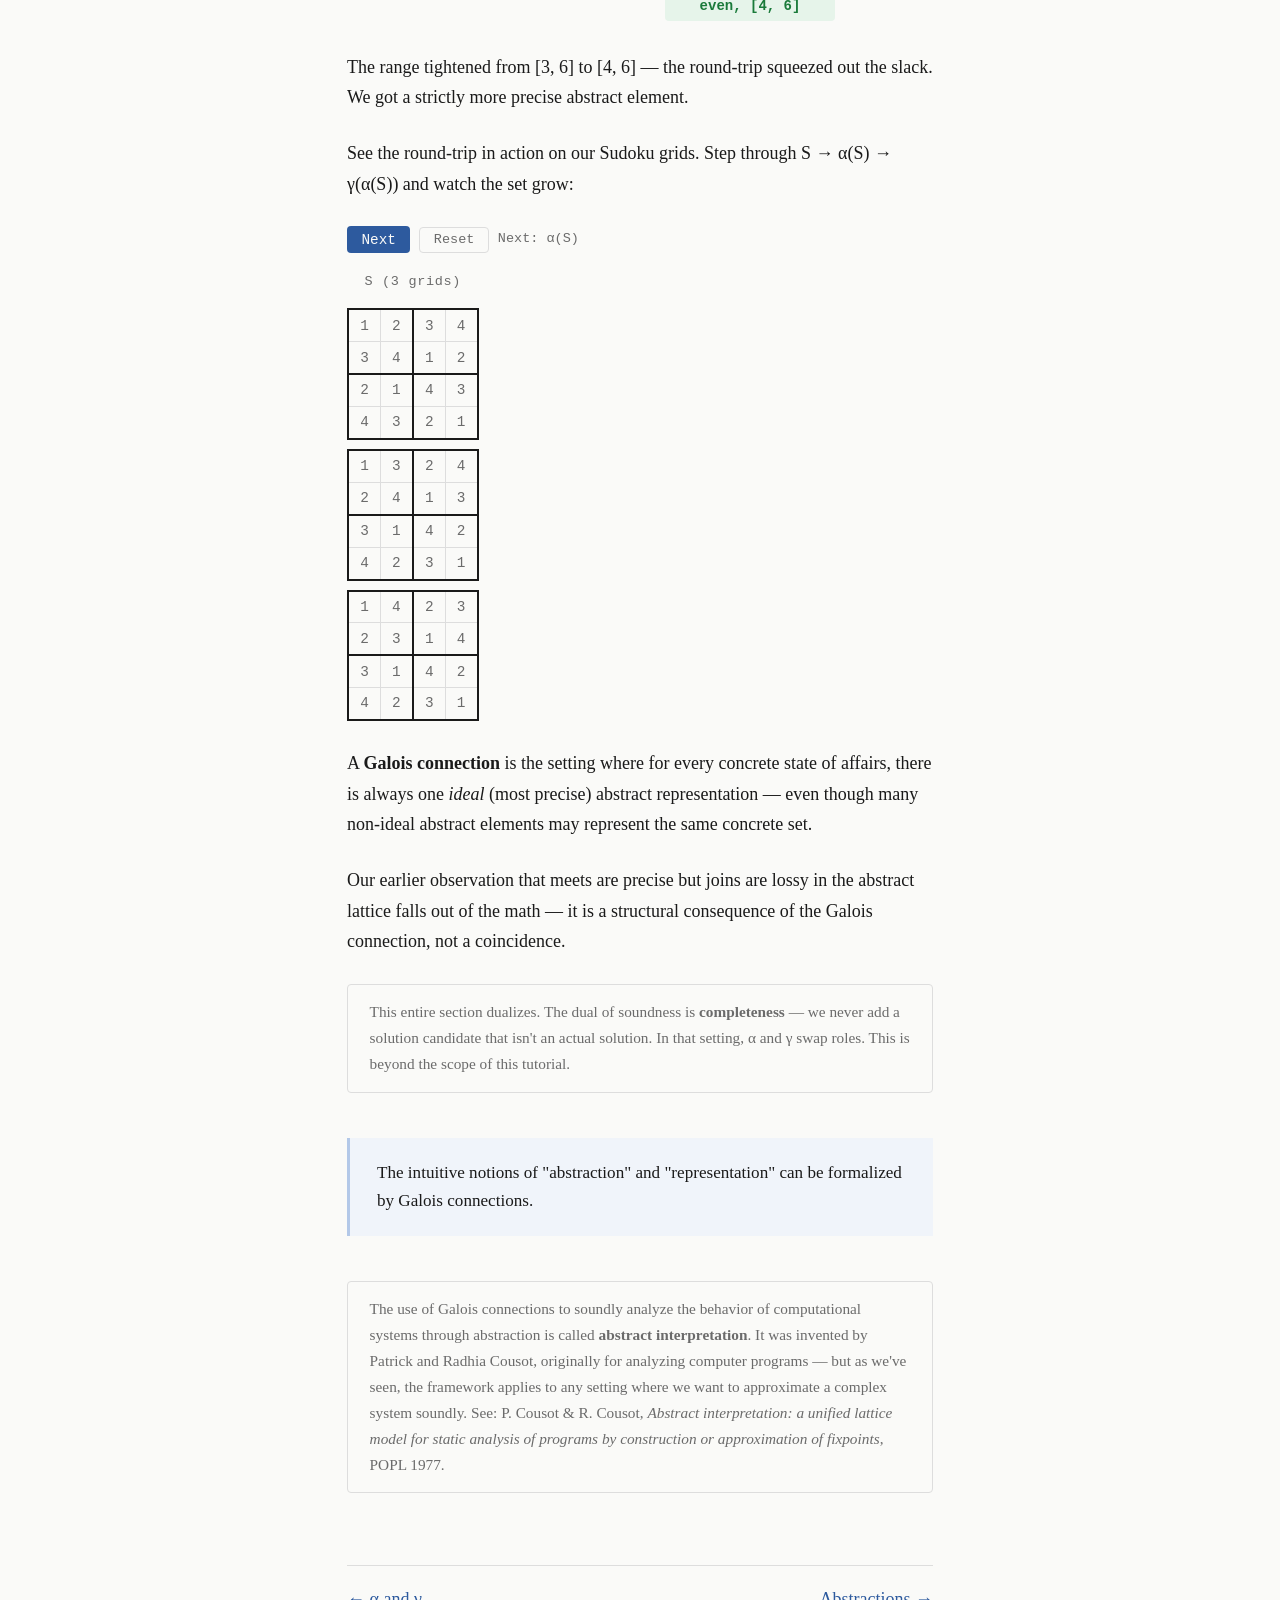
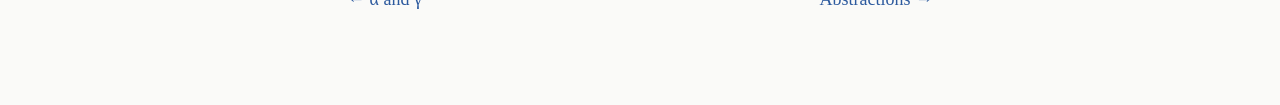
<file: step5.html>
<!DOCTYPE html>
<html lang="en">
<head>
  <meta charset="UTF-8">
  <meta name="viewport" content="width=device-width, initial-scale=1.0">
  <title>Abstract Interpretation — Galois Connections</title>
  <link rel="stylesheet" href="style.css">
</head>
<body>
  <header id="header">
  <p class="site-title"><a href="index.html">An Abstract Interpretation Perspective on Logical Deduction</a></p>
  <nav id="nav">
    <a href="index.html">1</a>
    <a href="step2.html">2</a>
    <a href="step3.html">3</a>
    <a href="step4.html">4</a>
    <a href="step5.html" class="nav-current">5</a>
    <a href="step6.html">6</a>
    <a href="step7.html">7</a>
  </nav>
  </header>

  <main>
    <section class="step">
      <h1>Galois Connections and Soundness</h1>

      <p>
        Our abstract lattice is lossy — but whenever we can determine something
        using only the abstract representation, that conclusion also holds in
        the precise powerset version. The abstraction may know less, but it
        never lies. This "does not lie" quality is called
        <strong>soundness</strong>.
      </p>

      <p>
        For example: an algorithm spots the missing number on a row. If it
        concludes "3 goes at (2,3)" in the abstract lattice, that's true in the
        concrete lattice too.
      </p>

      <p>
        Both α and γ must be <strong>monotone</strong> (order-preserving). Their
        key properties:
      </p>

      <dl class="definition">
        <dt>γ ∘ α is extensive</dt>
        <dd>
          γ(α(S)) ⊇ S — going abstract and back, we get at least what we
          started with. We never lose a valid solution by abstracting.
        </dd>
        <dt>α ∘ γ is reductive</dt>
        <dd>
          α(γ(a)) ⊑ a — going concrete and back, we never end up with a worse
          abstraction.
        </dd>
      </dl>

      <p>
        When α and γ are monotone and satisfy these two conditions, they form a
        <strong>Galois connection</strong>. We denote this with the barbed
        half-arrow notation from before:
      </p>

      <div class="galois-diagram">
        <span class="galois-label">concrete</span>
        <svg class="galois-svg" viewBox="0 0 100 54" width="100" height="54">
          <line x1="90" y1="12" x2="10" y2="12" stroke="currentColor" stroke-width="1.2"/>
          <path d="M10,12 L18,6" fill="none" stroke="currentColor" stroke-width="1.2"/>
          <text x="50" y="8" text-anchor="middle" font-size="11" font-style="italic" fill="currentColor">γ</text>
          <line x1="10" y1="42" x2="90" y2="42" stroke="currentColor" stroke-width="1.2"/>
          <path d="M90,42 L82,48" fill="none" stroke="currentColor" stroke-width="1.2"/>
          <text x="50" y="54" text-anchor="middle" font-size="11" font-style="italic" fill="currentColor">α</text>
        </svg>
        <span class="galois-label">abstract</span>
      </div>

      <p>
        Notice how the notation captures exactly the two properties. Each
        barbed arrow only points one way — start in the concrete, follow α to
        the abstract, then γ back: tracing the arrows, we can only go up
        (γ ∘ α is extensive). Start in the abstract, follow γ to the concrete,
        then α back: we can only go down (α ∘ γ is reductive).
      </p>

      <p>
        These are two sides of the same coin:
        <strong>abstraction</strong> and <strong>representation</strong>.
      </p>

      <p>
        The abstraction side (γ ∘ α extensive) says: we never lose a valid
        solution by going abstract.
      </p>

      <p>
        The representation side (α ∘ γ reductive) says: the abstract may carry
        extraneous representational structure that a round-trip through the
        concrete can eliminate.
      </p>

      <p>
        To illustrate this, let's think of other ways of representing numbers
        in a Sudoku. Suppose we describe each cell by two properties: its
        <strong>parity</strong> (odd or even) and a <strong>range</strong>
        [lo, hi]. Now watch what happens when we round-trip:
      </p>

      <div class="round-trip-svg-container">
        <svg class="round-trip-svg" viewBox="0 0 400 280" width="400" height="280">
          <!-- Start (abstract) - top right -->
          <text x="310" y="18" text-anchor="middle" class="rt-label">START (ABSTRACT)</text>
          <rect x="225" y="24" width="170" height="32" rx="4" class="rt-box"/>
          <text x="310" y="45" text-anchor="middle" class="rt-text">even, [3, 6]</text>

          <defs>
            <marker id="rt-arrow" markerWidth="8" markerHeight="8" refX="7" refY="4" orient="auto">
              <path d="M1,1 L7,4 L1,7" fill="none" stroke="var(--muted)" stroke-width="1.2"/>
            </marker>
          </defs>

          <!-- γ arrow -->
          <line x1="225" y1="56" x2="148" y2="127" stroke="var(--muted)" stroke-width="1.2" marker-end="url(#rt-arrow)"/>
          <text x="175" y="82" class="rt-arrow-label">γ</text>

          <!-- Concretize - middle left -->
          <text x="90" y="128" text-anchor="middle" class="rt-label">CONCRETIZE</text>
          <rect x="35" y="134" width="110" height="32" rx="4" class="rt-box"/>
          <text x="90" y="155" text-anchor="middle" class="rt-text">{4, 6}</text>

          <!-- α arrow -->
          <line x1="145" y1="166" x2="222" y2="237" stroke="var(--muted)" stroke-width="1.2" marker-end="url(#rt-arrow)"/>
          <text x="195" y="206" class="rt-arrow-label">α</text>

          <!-- Re-abstract - bottom right -->
          <text x="310" y="238" text-anchor="middle" class="rt-label">RE-ABSTRACT</text>
          <rect x="225" y="244" width="170" height="32" rx="4" class="rt-box-tight"/>
          <text x="310" y="265" text-anchor="middle" class="rt-text-tight">even, [4, 6]</text>
        </svg>
      </div>

      <p>
        The range tightened from [3, 6] to [4, 6] — the round-trip squeezed out
        the slack. We got a strictly more precise abstract element.
      </p>

      <p>
        See the round-trip in action on our Sudoku grids. Step through
        S → α(S) → γ(α(S)) and watch the set grow:
      </p>

      <div id="galois-interactive" class="galois-interactive-container">
        <div class="galois-controls">
          <button id="galois-next" class="galois-btn">Next</button>
          <button id="galois-reset" class="reset-btn">Reset</button>
          <span id="galois-stage" class="galois-stage-label"></span>
        </div>
        <div class="galois-panels">
          <div id="galois-left" class="galois-panel"></div>
          <div id="galois-mid" class="galois-panel"></div>
          <div id="galois-right" class="galois-panel"></div>
        </div>
      </div>

      <script src="grids.js"></script>
      <script src="step5.js"></script>

      <p>
        A <strong>Galois connection</strong> is the setting where for every
        concrete state of affairs, there is always one <em>ideal</em> (most
        precise) abstract representation — even though many non-ideal abstract
        elements may represent the same concrete set.
      </p>

      <p>
        Our earlier observation that meets are precise but joins are lossy in
        the abstract lattice falls out of the math — it is a structural
        consequence of the Galois connection, not a coincidence.
      </p>

      <div class="side-note">
        This entire section dualizes. The dual of soundness is
        <strong>completeness</strong> — we never add a solution candidate that
        isn't an actual solution. In that setting, α and γ swap roles. This is
        beyond the scope of this tutorial.
      </div>

      <div class="key-insight">
        The intuitive notions of "abstraction" and "representation" can be
        formalized by Galois connections.
      </div>

      <div class="side-note">
        The use of Galois connections to soundly analyze the behavior of
        computational systems through abstraction is called
        <strong>abstract interpretation</strong>. It was invented by Patrick
        and Radhia Cousot, originally for analyzing computer programs —
        but as we've seen, the framework applies to any setting where we
        want to approximate a complex system soundly.
        See: P. Cousot &amp; R. Cousot,
        <em>Abstract interpretation: a unified lattice model for static
        analysis of programs by construction or approximation of
        fixpoints</em>, POPL 1977.
      </div>
    </section>

    <div class="nav-footer">
      <a href="step4.html">← α and γ</a>
      <a href="step6.html">Abstractions →</a>
    </div>
  </main>
</body>
</html>
</file>
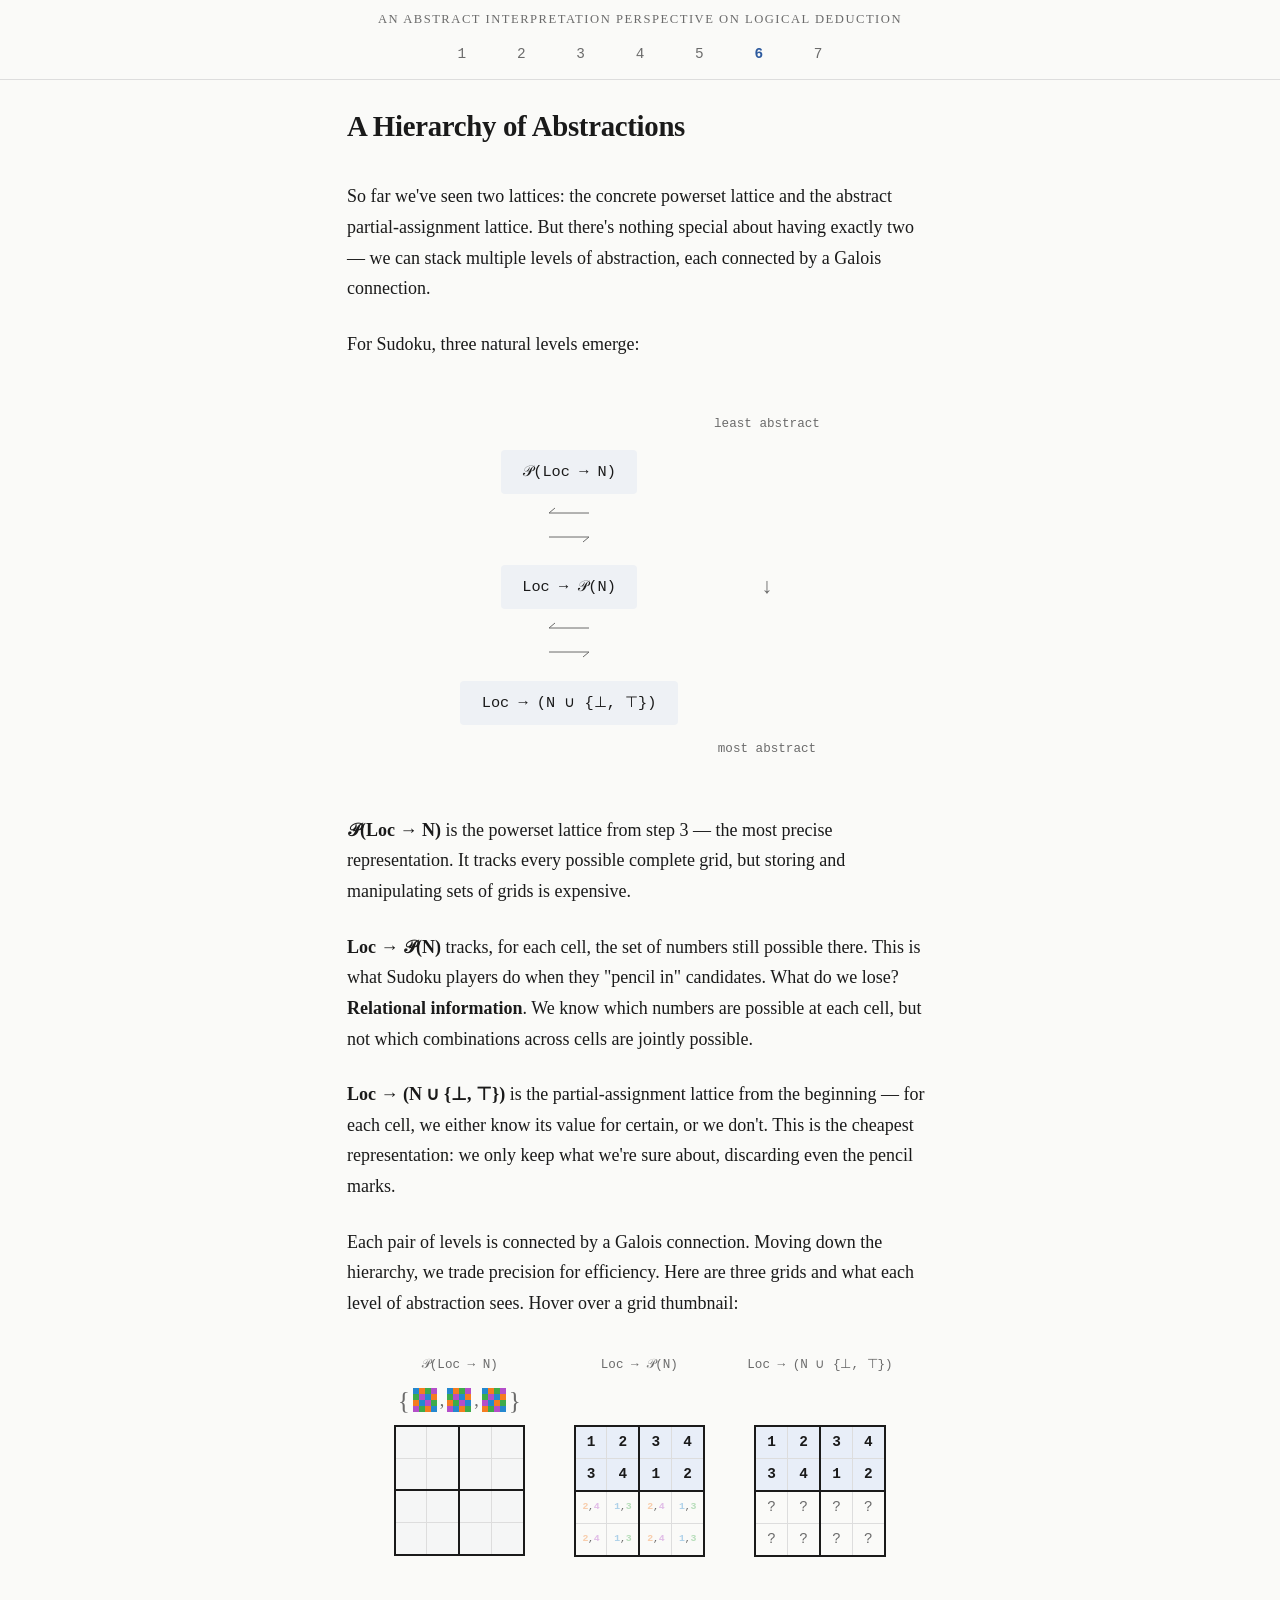
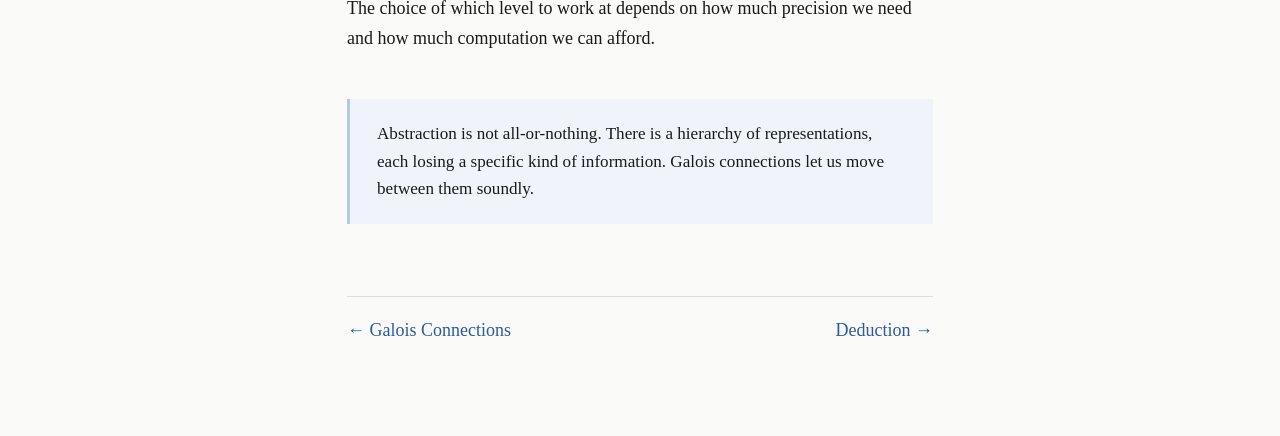
<file: step6.html>
<!DOCTYPE html>
<html lang="en">
<head>
  <meta charset="UTF-8">
  <meta name="viewport" content="width=device-width, initial-scale=1.0">
  <title>Abstract Interpretation — A Hierarchy of Abstractions</title>
  <link rel="stylesheet" href="style.css">
</head>
<body>
  <header id="header">
  <p class="site-title"><a href="index.html">An Abstract Interpretation Perspective on Logical Deduction</a></p>
  <nav id="nav">
    <a href="index.html">1</a>
    <a href="step2.html">2</a>
    <a href="step3.html">3</a>
    <a href="step4.html">4</a>
    <a href="step5.html">5</a>
    <a href="step6.html" class="nav-current">6</a>
    <a href="step7.html">7</a>
  </nav>
  </header>

  <main>
    <section class="step">
      <h1>A Hierarchy of Abstractions</h1>

      <p>
        So far we've seen two lattices: the concrete powerset lattice and
        the abstract partial-assignment lattice. But there's nothing special
        about having exactly two — we can stack multiple levels of
        abstraction, each connected by a Galois connection.
      </p>

      <p>
        For Sudoku, three natural levels emerge:
      </p>

      <div class="hierarchy-with-label">
      <div class="hierarchy">
        <div class="hierarchy-node">𝒫(Loc → N)</div>
        <div class="hierarchy-arrow">
          <svg class="galois-svg" viewBox="0 0 60 44" width="60" height="44">
            <line x1="50" y1="10" x2="10" y2="10" stroke="currentColor" stroke-width="1"/>
            <path d="M10,10 L16,5" fill="none" stroke="currentColor" stroke-width="1"/>
            <line x1="10" y1="34" x2="50" y2="34" stroke="currentColor" stroke-width="1"/>
            <path d="M50,34 L44,39" fill="none" stroke="currentColor" stroke-width="1"/>
          </svg>
        </div>
        <div class="hierarchy-node">Loc → 𝒫(N)</div>
        <div class="hierarchy-arrow">
          <svg class="galois-svg" viewBox="0 0 60 44" width="60" height="44">
            <line x1="50" y1="10" x2="10" y2="10" stroke="currentColor" stroke-width="1"/>
            <path d="M10,10 L16,5" fill="none" stroke="currentColor" stroke-width="1"/>
            <line x1="10" y1="34" x2="50" y2="34" stroke="currentColor" stroke-width="1"/>
            <path d="M50,34 L44,39" fill="none" stroke="currentColor" stroke-width="1"/>
          </svg>
        </div>
        <div class="hierarchy-node">Loc → (N ∪ {⊥, ⊤})</div>
      </div>
      <div class="hierarchy-side-label">
        <span>least abstract</span>
        <span class="hierarchy-side-arrow">↓</span>
        <span>most abstract</span>
      </div>
      </div>

      <p>
        <strong>𝒫(Loc → N)</strong> is the powerset lattice from step 3 —
        the most precise representation. It tracks every possible complete
        grid, but storing and manipulating sets of grids is expensive.
      </p>

      <p>
        <strong>Loc → 𝒫(N)</strong> tracks, for each cell, the set of
        numbers still possible there. This is what Sudoku players do when
        they "pencil in" candidates. What do we lose? <strong>Relational
        information</strong>. We know which numbers are possible at each cell,
        but not which combinations across cells are jointly possible.
      </p>

      <p>
        <strong>Loc → (N ∪ {⊥, ⊤})</strong> is the partial-assignment
        lattice from the beginning — for each cell, we either know its value
        for certain, or we don't. This is the cheapest representation: we
        only keep what we're sure about, discarding even the pencil marks.
      </p>

      <p>
        Each pair of levels is connected by a Galois connection. Moving down
        the hierarchy, we trade precision for efficiency.
        Here are three grids and what each level of abstraction sees. Hover
        over a grid thumbnail:
      </p>

      <div class="hierarchy-interactive">
        <div class="hierarchy-col">
          <div class="hierarchy-col-label">𝒫(Loc → N)</div>
          <div id="hierarchy-thumbs" class="hierarchy-thumbs"></div>
          <div id="hierarchy-concrete" class="hierarchy-preview"></div>
        </div>
        <div class="hierarchy-col">
          <div class="hierarchy-col-label">Loc → 𝒫(N)</div>
          <div class="hierarchy-spacer"></div>
          <div id="hierarchy-pencil" class="hierarchy-preview"></div>
        </div>
        <div class="hierarchy-col">
          <div class="hierarchy-col-label">Loc → (N ∪ {⊥, ⊤})</div>
          <div class="hierarchy-spacer"></div>
          <div id="hierarchy-abstract" class="hierarchy-preview"></div>
        </div>
      </div>

      <script src="step6.js"></script>

      <p>
        The choice of which level to work at depends on how much precision
        we need and how much computation we can afford.
      </p>

      <div class="key-insight">
        Abstraction is not all-or-nothing. There is a hierarchy of
        representations, each losing a specific kind of information.
        Galois connections let us move between them soundly.
      </div>
    </section>

    <div class="nav-footer">
      <a href="step5.html">← Galois Connections</a>
      <a href="step7.html">Deduction →</a>
    </div>
  </main>
</body>
</html>
</file>
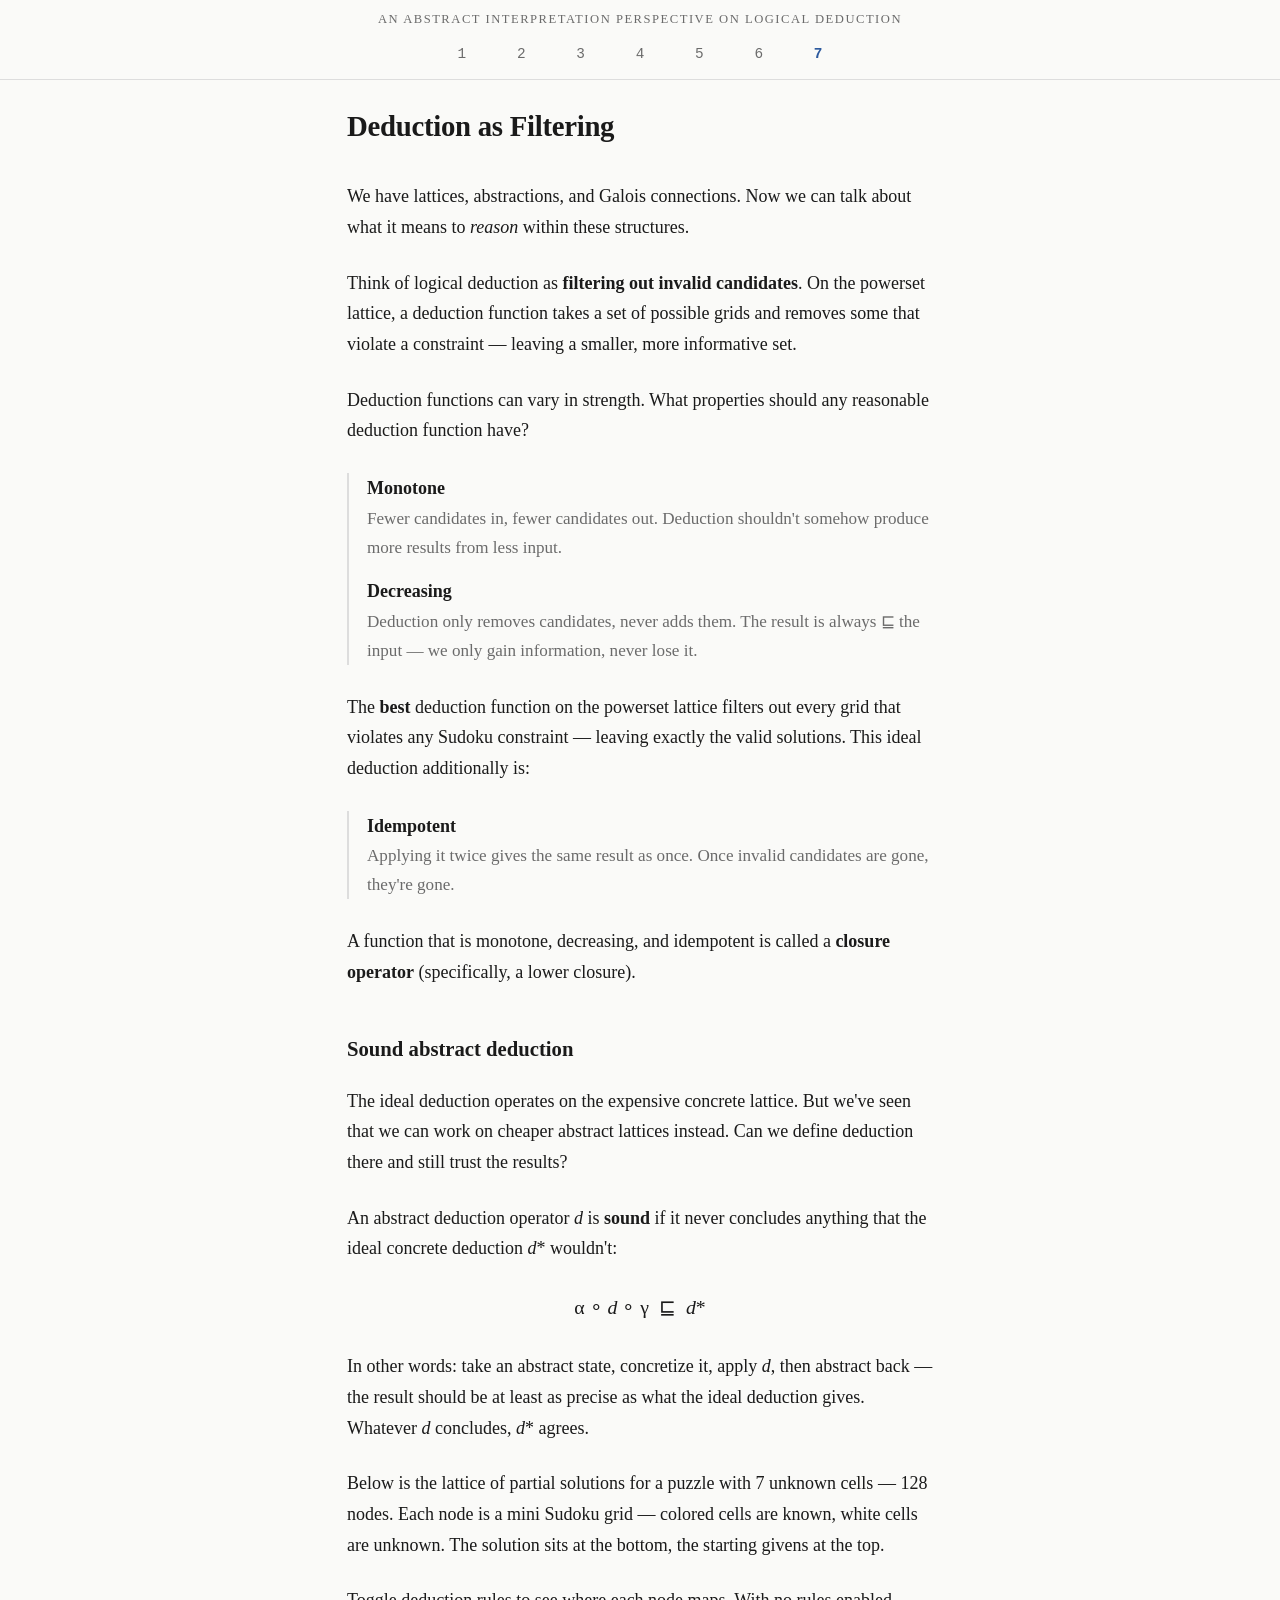
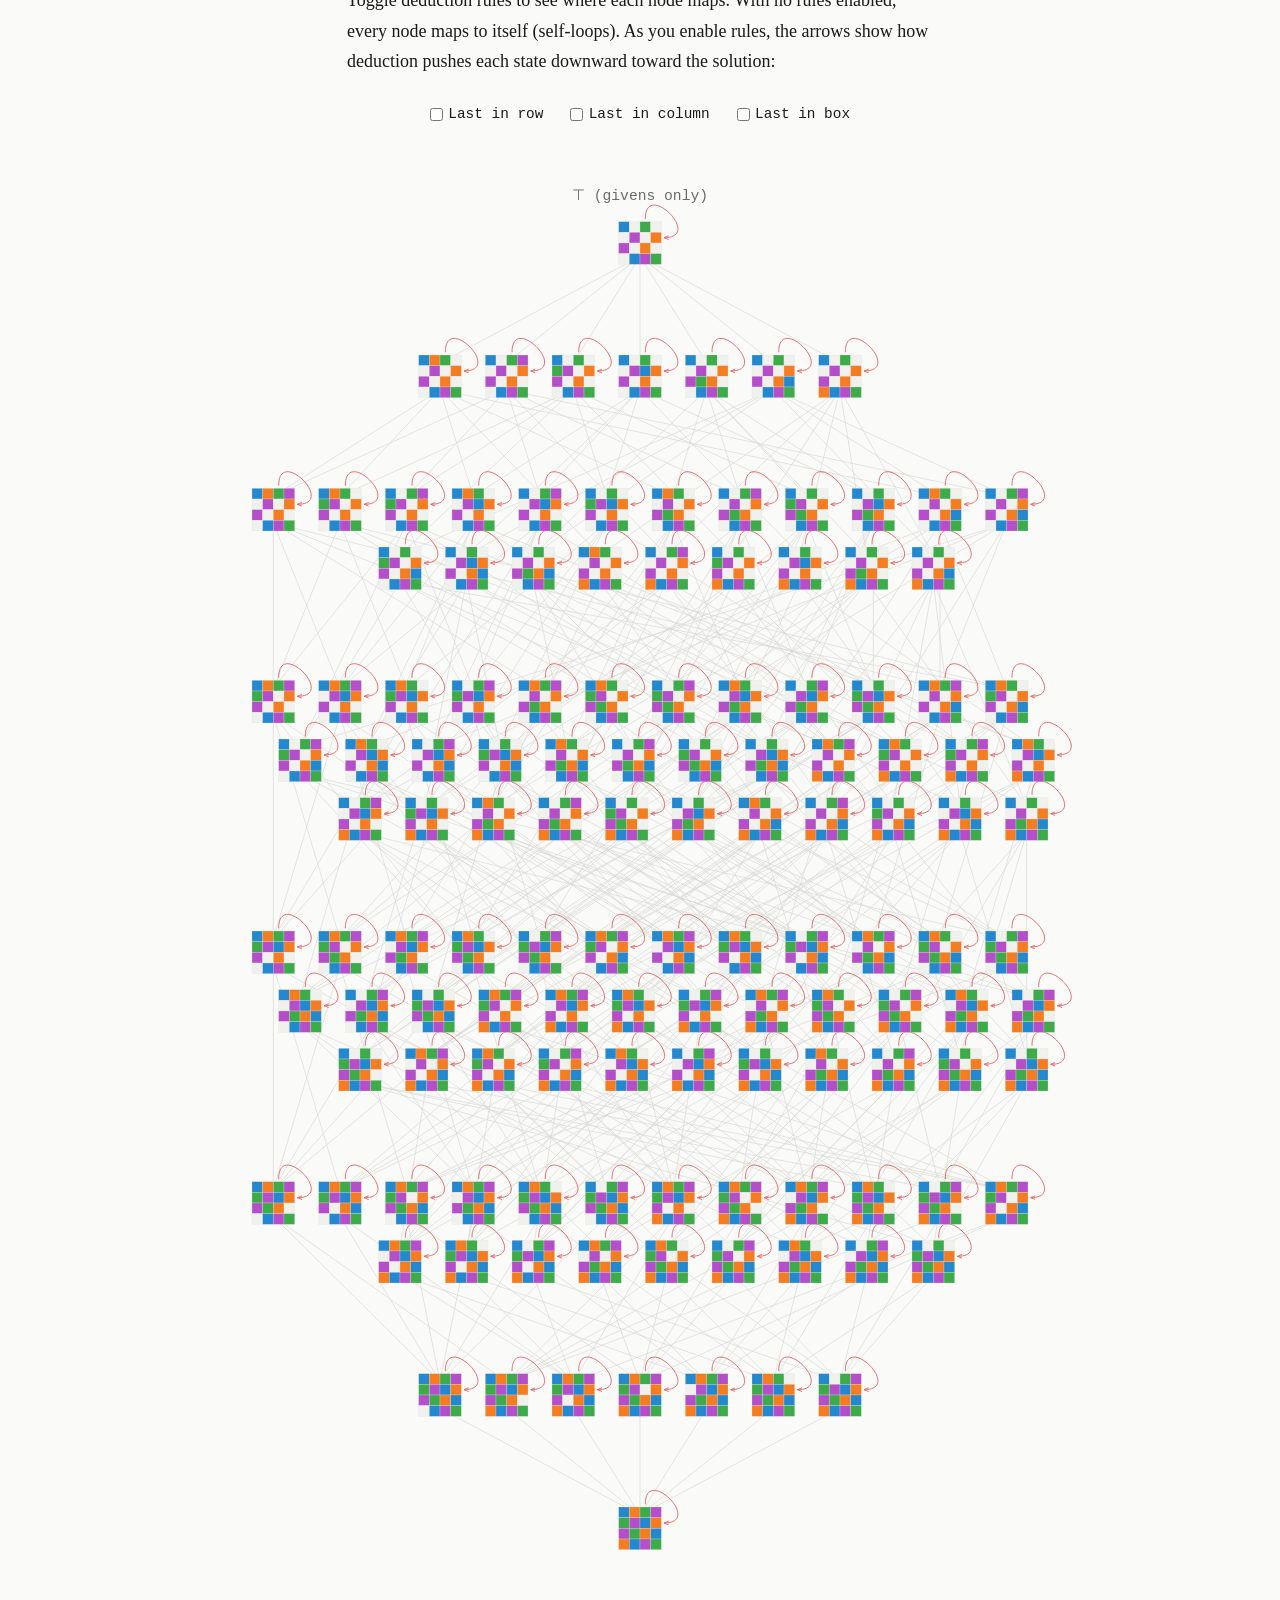
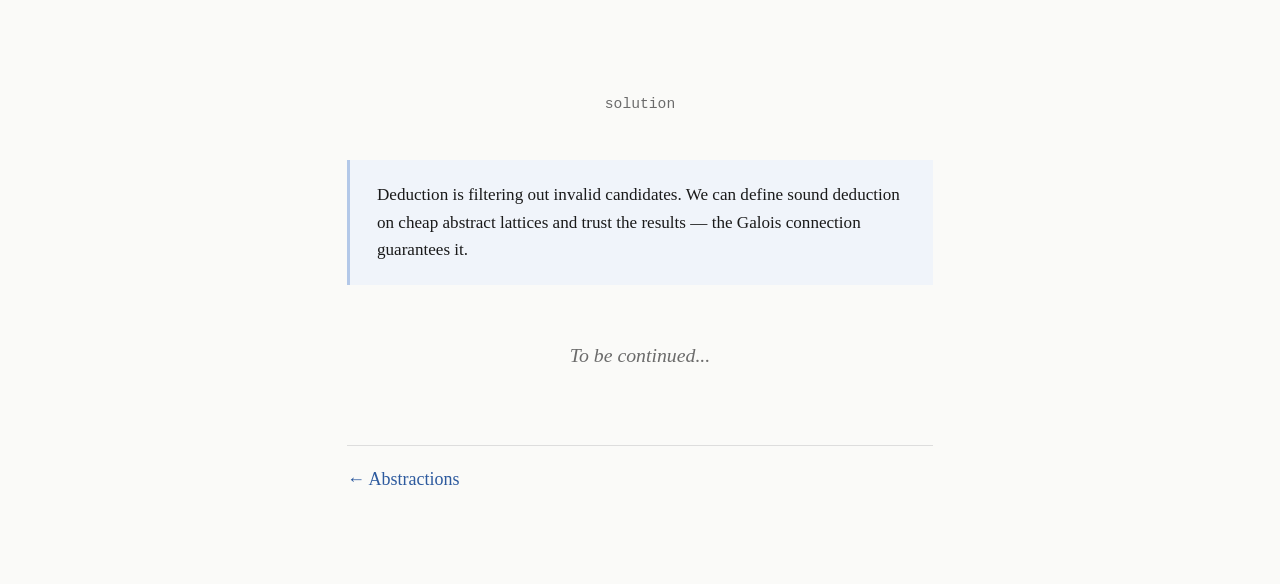
<file: step7.html>
<!DOCTYPE html>
<html lang="en">
<head>
  <meta charset="UTF-8">
  <meta name="viewport" content="width=device-width, initial-scale=1.0">
  <title>Abstract Interpretation — Deduction</title>
  <link rel="stylesheet" href="style.css">
</head>
<body>
  <header id="header">
  <p class="site-title"><a href="index.html">An Abstract Interpretation Perspective on Logical Deduction</a></p>
  <nav id="nav">
    <a href="index.html">1</a>
    <a href="step2.html">2</a>
    <a href="step3.html">3</a>
    <a href="step4.html">4</a>
    <a href="step5.html">5</a>
    <a href="step6.html">6</a>
    <a href="step7.html" class="nav-current">7</a>
  </nav>
  </header>

  <main>
    <section class="step">
      <h1>Deduction as Filtering</h1>

      <p>
        We have lattices, abstractions, and Galois connections. Now we can
        talk about what it means to <em>reason</em> within these structures.
      </p>

      <p>
        Think of logical deduction as <strong>filtering out invalid
        candidates</strong>. On the powerset lattice, a deduction function
        takes a set of possible grids and removes some that violate a
        constraint — leaving a smaller, more informative set.
      </p>

      <p>
        Deduction functions can vary in strength. What properties should any
        reasonable deduction function have?
      </p>

      <dl class="definition">
        <dt>Monotone</dt>
        <dd>
          Fewer candidates in, fewer candidates out. Deduction shouldn't
          somehow produce more results from less input.
        </dd>
        <dt>Decreasing</dt>
        <dd>
          Deduction only removes candidates, never adds them. The result is
          always ⊑ the input — we only gain information, never lose it.
        </dd>
      </dl>

      <p>
        The <strong>best</strong> deduction function on the powerset lattice
        filters out every grid that violates any Sudoku constraint — leaving
        exactly the valid solutions. This ideal deduction additionally is:
      </p>

      <dl class="definition">
        <dt>Idempotent</dt>
        <dd>
          Applying it twice gives the same result as once. Once invalid
          candidates are gone, they're gone.
        </dd>
      </dl>

      <p>
        A function that is monotone, decreasing, and idempotent is called a
        <strong>closure operator</strong> (specifically, a lower closure).
      </p>

      <h2 style="font-size:1.15rem;margin-top:2.5rem;margin-bottom:1rem;">Sound abstract deduction</h2>

      <p>
        The ideal deduction operates on the expensive concrete lattice. But
        we've seen that we can work on cheaper abstract lattices instead.
        Can we define deduction there and still trust the results?
      </p>

      <p>
        An abstract deduction operator <var>d</var> is <strong>sound</strong>
        if it never concludes anything that the ideal concrete deduction
        <var>d</var>* wouldn't:
      </p>

      <div class="math-block">
        α ∘ <var>d</var> ∘ γ &nbsp;⊑&nbsp; <var>d</var>*
      </div>

      <p>
        In other words: take an abstract state, concretize it, apply
        <var>d</var>, then abstract back — the result should be at least as
        precise as what the ideal deduction gives. Whatever <var>d</var>
        concludes, <var>d</var>* agrees.
      </p>

      <p>
        Below is the lattice of partial solutions for a puzzle with 7
        unknown cells — 128 nodes. Each node is a mini Sudoku grid — colored cells are
        known, white cells are unknown. The solution sits at the bottom, the
        starting givens at the top.
      </p>

      <p>
        Toggle deduction rules to see where each node maps. With no rules
        enabled, every node maps to itself (self-loops). As you enable rules,
        the arrows show how deduction pushes each state downward toward the
        solution:
      </p>

      <div id="deduction-controls" class="deduction-controls"></div>

      <div class="deduction-lattice-container">
        <svg id="deduction-lattice"></svg>
      </div>

      <script src="step7.js"></script>

      <div class="key-insight">
        Deduction is filtering out invalid candidates. We can define sound
        deduction on cheap abstract lattices and trust the results — the
        Galois connection guarantees it.
      </div>

    </section>

    <div class="to-be-continued">To be continued...</div>

    <div class="nav-footer">
      <a href="step6.html">← Abstractions</a>
      <span></span>
    </div>
  </main>
</body>
</html>
</file>
<file: style.css>
/* --- Reset & Base --- */
*, *::before, *::after { box-sizing: border-box; margin: 0; padding: 0; }

:root {
  --bg: #fafaf8;
  --fg: #1a1a1a;
  --muted: #6b6b6b;
  --accent: #2d5a9e;
  --border: #ddd;
  --insight-bg: #f0f4fa;
  --insight-border: #b3c8e8;
  --fact-bg: #eef1f5;
  --given-bg: #e8e8e4;
  --font-body: 'Georgia', 'Times New Roman', serif;
  --font-mono: 'Menlo', 'Consolas', monospace;
  --font-math: 'Cambria Math', 'Latin Modern Math', 'Georgia', serif;
  --max-width: 640px;
}

html {
  font-size: 18px;
  scroll-behavior: smooth;
}

body {
  font-family: var(--font-body);
  color: var(--fg);
  background: var(--bg);
  line-height: 1.7;
  min-height: 100vh;
  display: flex;
  flex-direction: column;
  align-items: center;
}

/* --- Header (title + nav) --- */
#header {
  position: fixed;
  top: 0;
  left: 0;
  right: 0;
  background: var(--bg);
  border-bottom: 1px solid var(--border);
  z-index: 100;
}

.site-title {
  font-family: var(--font-body);
  font-size: 0.7rem;
  letter-spacing: 0.12em;
  text-transform: uppercase;
  color: var(--muted);
  text-align: center;
  padding: 0.5rem 0 0;
  margin: 0;
}

.site-title a {
  color: var(--muted);
  text-decoration: none;
}

.site-title a:hover {
  color: var(--fg);
}

/* --- Navigation --- */
#nav {
  display: flex;
  justify-content: center;
  gap: 1.5rem;
  padding: 0.4rem 0 0.5rem;
  font-family: var(--font-mono);
  font-size: 0.8rem;
}

#nav a {
  color: var(--muted);
  text-decoration: none;
  width: 1.8rem;
  height: 1.8rem;
  display: flex;
  align-items: center;
  justify-content: center;
  border-radius: 50%;
  transition: color 0.2s, background 0.2s;
}

#nav a:hover {
  color: var(--fg);
  background: var(--fact-bg);
}

#nav a.nav-current {
  color: var(--accent);
  font-weight: bold;
}

/* --- Main content --- */
main {
  max-width: var(--max-width);
  width: 100%;
  padding: 6rem 1.5rem 4rem;
}

.step { }

h1 {
  font-size: 1.6rem;
  font-weight: 600;
  margin-bottom: 2rem;
  letter-spacing: -0.01em;
  line-height: 1.3;
}

p {
  margin-bottom: 1.4rem;
}

var {
  font-family: var(--font-math);
  font-style: italic;
}

strong {
  font-weight: 600;
}

/* --- Sudoku grid --- */
.sudoku-example {
  display: flex;
  justify-content: center;
  margin: 2rem 0;
}

.sudoku {
  border-collapse: collapse;
}

.sudoku td {
  width: 3rem;
  height: 3rem;
  text-align: center;
  vertical-align: middle;
  font-family: var(--font-mono);
  font-size: 1.1rem;
  border: 1px solid var(--border);
  color: var(--muted);
}

.sudoku td.given {
  color: var(--fg);
  font-weight: 600;
}

.sudoku td.deduced {
  color: #1a7a3a;
  font-weight: 600;
  background: #e6f4ea;
}

/* 2×2 box borders */
.sudoku tr:nth-child(2) td { border-bottom-width: 2px; border-bottom-color: var(--fg); }
.sudoku td:nth-child(2) { border-right-width: 2px; border-right-color: var(--fg); }
.sudoku tr:first-child td { border-top-width: 2px; border-top-color: var(--fg); }
.sudoku tr:last-child td { border-bottom-width: 2px; border-bottom-color: var(--fg); }
.sudoku td:first-child { border-left-width: 2px; border-left-color: var(--fg); }
.sudoku td:last-child { border-right-width: 2px; border-right-color: var(--fg); }

/* --- Fact pills --- */
.facts {
  display: flex;
  flex-wrap: wrap;
  gap: 0.5rem;
  margin: 1.5rem 0;
  justify-content: center;
}

.facts-label {
  font-family: var(--font-math);
  font-size: 1rem;
  color: var(--fg);
  margin-right: 0.2rem;
}

.fact {
  font-family: var(--font-mono);
  font-size: 0.8rem;
  background: var(--fact-bg);
  padding: 0.3rem 0.7rem;
  border-radius: 4px;
  color: var(--fg);
}

.fact.deduced-fact {
  background: #e6f4ea;
  color: #1a7a3a;
  font-weight: 600;
}

/* --- Lattice interactive --- */
.lattice-interactive {
  display: flex;
  flex-direction: column;
  align-items: center;
  gap: 1rem;
  margin: 1.5rem 0;
  padding: 1.2rem 0;
}

.lattice-interactive svg {
  display: block;
}

.lattice-edge {
  stroke: var(--border);
  stroke-width: 1.5;
}

.lattice-edge.path-highlight {
  stroke: var(--accent);
  stroke-width: 2;
  stroke-opacity: 0.4;
}

.lattice-node circle {
  fill: var(--bg);
  stroke: var(--border);
  stroke-width: 1.5;
  transition: fill 0.15s, stroke 0.15s;
}

.lattice-node text {
  font-family: var(--font-mono);
  font-size: 9px;
  fill: var(--fg);
  pointer-events: none;
}

.lattice-node:hover circle {
  stroke: var(--accent);
}

.lattice-node.selected circle {
  fill: #e8eef8;
  stroke: var(--accent);
  stroke-width: 2;
}

.lattice-node.is-meet circle {
  fill: #e6f4ea;
  stroke: #1a7a3a;
  stroke-width: 2.5;
}

.lattice-node.is-join circle {
  fill: #fef3e0;
  stroke: #c67700;
  stroke-width: 2.5;
}

.lattice-results {
  display: flex;
  flex-direction: column;
  align-items: center;
  gap: 0.4rem;
  font-size: 0.9rem;
}

.lattice-legend {
  display: flex;
  align-items: center;
  gap: 0.3rem;
  font-family: var(--font-mono);
  font-size: 0.7rem;
  color: var(--muted);
}

.legend-dot {
  display: inline-block;
  width: 10px;
  height: 10px;
  border-radius: 50%;
}

.legend-selected { background: #e8eef8; border: 1.5px solid var(--accent); }
.legend-meet { background: #e6f4ea; border: 1.5px solid #1a7a3a; }
.legend-join { background: #fef3e0; border: 1.5px solid #c67700; }

.lattice-result-line {
  font-family: var(--font-math);
  font-size: 0.9rem;
}

.lattice-hint {
  font-size: 0.8rem;
  color: var(--muted);
}

/* --- Operation examples (join/meet) --- */
.operation-example {
  display: flex;
  flex-direction: column;
  align-items: center;
  gap: 0.5rem;
  margin: 1.5rem 0;
  padding: 1.2rem 0;
}

.operand {
  width: 100%;
}

.operation-result {
  width: 100%;
  padding-top: 0.8rem;
  border-top: 1px solid var(--border);
}

.fact.shared-fact {
  background: #e8eef8;
  color: var(--accent);
}

.fact.unique-fact {
  background: var(--fact-bg);
  color: var(--muted);
}

/* --- Chain diagram --- */
.chain {
  display: flex;
  flex-direction: column;
  align-items: center;
  gap: 0.3rem;
  margin: 2rem 0;
  font-family: var(--font-math);
  font-size: 1.1rem;
}

.chain-node {
  padding: 0.3rem 0;
}

.chain-node-a0 {
  display: flex;
  flex-direction: column;
  align-items: center;
  gap: 0.3rem;
  font-family: var(--font-math);
}

.chain-facts {
  display: flex;
  flex-wrap: wrap;
  gap: 0.3rem;
  justify-content: center;
  max-width: 14rem;
}

.chain-node-expanded {
  display: flex;
  align-items: center;
  gap: 0.3rem;
  white-space: nowrap;
}

.chain-label {
  font-family: var(--font-math);
  font-size: 0.95rem;
}

.chain-edge {
  color: var(--muted);
  font-size: 0.9rem;
}

/* --- Interactive container --- */
.interactive-container {
  display: flex;
  align-items: flex-start;
  justify-content: center;
  gap: 2.5rem;
  margin: 2rem 0;
}

.interactive-grid-side {
  flex-shrink: 0;
}

.interactive-chain-side {
  position: relative;
  display: flex;
  flex-direction: column;
  align-items: center;
  gap: 0.3rem;
  font-family: var(--font-math);
  font-size: 1.1rem;
  height: 10rem;
  overflow-y: scroll;
  scrollbar-width: none;
}

.interactive-chain-side::-webkit-scrollbar {
  display: none;
}

.interactive-chain-side::before {
  content: "";
  position: sticky;
  top: 0;
  flex-shrink: 0;
  width: 100%;
  height: 3rem;
  background: linear-gradient(to bottom, var(--bg), transparent);
  pointer-events: none;
  z-index: 1;
}

/* Interactive sudoku inputs */
.sudoku-interactive input {
  width: 100%;
  height: 100%;
  border: none;
  background: transparent;
  text-align: center;
  font-family: var(--font-mono);
  font-size: 1.1rem;
  color: var(--fg);
  outline: none;
  caret-color: var(--accent);
}

.sudoku-interactive input:focus {
  background: #f5f5f0;
}

.sudoku-interactive input.correct {
  color: #1a7a3a;
  font-weight: 600;
  background: #e6f4ea;
}

.sudoku-interactive input.wrong {
  background: #fde8e8;
  color: #c53030;
}

.sudoku-interactive input:disabled {
  cursor: default;
}

/* --- Interactive controls --- */
.interactive-controls {
  display: flex;
  justify-content: center;
  margin: 0.5rem 0 1.5rem;
}

.reset-btn {
  font-family: var(--font-mono);
  font-size: 0.75rem;
  color: var(--muted);
  background: none;
  border: 1px solid var(--border);
  border-radius: 4px;
  padding: 0.25rem 0.75rem;
  cursor: pointer;
  transition: color 0.2s, border-color 0.2s;
}

.reset-btn:hover {
  color: var(--fg);
  border-color: var(--fg);
}

/* --- Incomparable pair --- */
.incomparable {
  display: flex;
  align-items: center;
  justify-content: center;
  gap: 1.5rem;
  margin: 1.5rem 0;
}

.incomparable-side {
  display: flex;
  align-items: center;
}

.incomparable-gap {
  font-family: var(--font-math);
  font-size: 1.2rem;
  color: var(--muted);
}

/* --- Key insight box --- */
.key-insight {
  margin: 2.5rem 0;
  padding: 1.2rem 1.5rem;
  background: var(--insight-bg);
  border-left: 3px solid var(--insight-border);
  font-size: 0.95rem;
  line-height: 1.6;
}

/* --- Next page link --- */
.next-link {
  display: block;
  text-align: right;
  margin-top: 4rem;
  padding: 1rem 0;
  font-size: 1rem;
  color: var(--accent);
  text-decoration: none;
  border-top: 1px solid var(--border);
  transition: color 0.2s;
}

.next-link:hover {
  color: var(--fg);
}

/* --- Prev link --- */
.prev-link {
  display: block;
  text-align: left;
  margin-bottom: 2rem;
  font-size: 1rem;
  color: var(--accent);
  text-decoration: none;
  transition: color 0.2s;
}

.prev-link:hover {
  color: var(--fg);
}

/* --- Navigation footer (prev + next together) --- */
.nav-footer {
  display: flex;
  justify-content: space-between;
  margin-top: 4rem;
  padding: 1rem 0;
  border-top: 1px solid var(--border);
}

.nav-footer a {
  font-size: 1rem;
  color: var(--accent);
  text-decoration: none;
  transition: color 0.2s;
}

.nav-footer a:hover {
  color: var(--fg);
}

/* --- Math blocks --- */
.math-block {
  text-align: center;
  margin: 1.5rem 0;
  font-family: var(--font-math);
  font-size: 1.1rem;
}

/* --- Mini sudoku grid cell highlights --- */
.sudoku td.agree {
  color: var(--fg);
  font-weight: 600;
  background: #e8eef8;
}

.sudoku td.disagree {
  color: var(--muted);
}

/* --- Mini sudoku grids --- */
.sudoku-mini td {
  width: 1.8rem;
  height: 1.8rem;
  font-size: 0.8rem;
}

.example-grids-inline {
  display: flex;
  align-items: center;
  justify-content: center;
  gap: 0.5rem;
  margin: 0.5rem 0;
}

.example-grids-inline .comma {
  font-family: var(--font-math);
  font-size: 1.1rem;
  color: var(--muted);
}

/* --- Galois connection diagram --- */
.galois-diagram {
  display: flex;
  align-items: center;
  justify-content: center;
  gap: 1.5rem;
  margin: 2rem 0;
  font-family: var(--font-math);
  font-size: 1.1rem;
}

.galois-label {
  color: var(--fg);
}

.galois-svg {
  color: var(--muted);
  font-family: var(--font-math);
}

/* --- Definition lists --- */
.definition {
  margin: 1.5rem 0;
  padding-left: 1rem;
  border-left: 2px solid var(--border);
}

.definition dt {
  font-weight: 600;
  margin-top: 0.8rem;
}

.definition dt:first-child {
  margin-top: 0;
}

.definition dd {
  margin-left: 0;
  margin-bottom: 0.5rem;
  color: var(--muted);
  font-size: 0.95rem;
}

/* --- Lattice items list --- */
.lattice-items {
  margin: 1.5rem 0;
}

.lattice-items li {
  margin-bottom: 0.8rem;
  margin-left: 1.2rem;
}

/* --- Hierarchy diagram --- */
.hierarchy {
  display: flex;
  flex-direction: column;
  align-items: center;
  gap: 0.5rem;
  margin: 2.5rem 0;
  font-family: var(--font-mono);
  font-size: 0.85rem;
}

.hierarchy-node {
  padding: 0.5rem 1.2rem;
  background: var(--fact-bg);
  border-radius: 4px;
  text-align: center;
}

.hierarchy-arrow {
  color: var(--muted);
  font-family: var(--font-math);
  font-size: 1rem;
}

.hierarchy-with-label {
  display: flex;
  align-items: stretch;
  justify-content: center;
  gap: 2rem;
  margin: 2.5rem 0;
}

.hierarchy-side-label {
  display: flex;
  flex-direction: column;
  align-items: center;
  justify-content: space-between;
  font-family: var(--font-mono);
  font-size: 0.7rem;
  color: var(--muted);
  padding: 0.5rem 0;
}

.hierarchy-side-arrow {
  font-size: 1.2rem;
  flex: 1;
  display: flex;
  align-items: center;
}

/* --- Round-trip diagram (SVG) --- */
.round-trip-svg-container {
  display: flex;
  justify-content: center;
  margin: 1.5rem 0;
}

.round-trip-svg .rt-label {
  font-family: var(--font-mono);
  font-size: 9px;
  fill: var(--muted);
  letter-spacing: 0.05em;
}

.round-trip-svg .rt-box {
  fill: var(--fact-bg);
  stroke: none;
}

.round-trip-svg .rt-box-tight {
  fill: #e6f4ea;
  stroke: none;
}

.round-trip-svg .rt-text {
  font-family: var(--font-mono);
  font-size: 14px;
  fill: var(--fg);
}

.round-trip-svg .rt-text-tight {
  font-family: var(--font-mono);
  font-size: 14px;
  fill: #1a7a3a;
  font-weight: 600;
}

.round-trip-svg .rt-arrow-label {
  font-family: var(--font-math);
  font-size: 14px;
  font-style: italic;
  fill: var(--muted);
}

/* --- Galois interactive (step 5) --- */
.galois-interactive-container {
  margin: 1.5rem 0;
}

.galois-controls {
  display: flex;
  align-items: center;
  gap: 0.5rem;
  margin-bottom: 1rem;
  flex-wrap: wrap;
}

.galois-select {
  font-family: var(--font-mono);
  font-size: 0.8rem;
  padding: 0.25rem 0.5rem;
  border: 1px solid var(--border);
  border-radius: 4px;
  background: var(--bg);
  color: var(--fg);
}

.galois-btn {
  font-family: var(--font-mono);
  font-size: 0.8rem;
  color: var(--bg);
  background: var(--accent);
  border: none;
  border-radius: 4px;
  padding: 0.3rem 0.8rem;
  cursor: pointer;
  transition: opacity 0.2s;
}

.galois-btn:disabled {
  opacity: 0.4;
  cursor: default;
}

.galois-stage-label {
  font-family: var(--font-mono);
  font-size: 0.75rem;
  color: var(--muted);
}

.galois-panels {
  display: flex;
  align-items: flex-start;
  gap: 1.5rem;
  flex-wrap: wrap;
}

.galois-panel {
  display: flex;
  flex-direction: column;
  align-items: center;
  gap: 0.5rem;
  min-height: 6rem;
}

.galois-panel-label {
  font-family: var(--font-mono);
  font-size: 0.75rem;
  color: var(--muted);
  letter-spacing: 0.05em;
  margin-bottom: 0.3rem;
}

.galois-pool {
  display: flex;
  flex-wrap: wrap;
  gap: 3px;
  max-width: 12rem;
}

.thumbnail-extra {
  outline: 2px solid #e8853d;
  outline-offset: -1px;
}

.galois-extra-note {
  font-family: var(--font-mono);
  font-size: 0.75rem;
  color: #e8853d;
  font-weight: 600;
  margin-top: 0.3rem;
}

.galois-invalid-note {
  font-family: var(--font-mono);
  font-size: 0.7rem;
  font-style: italic;
  color: var(--muted);
}

.sudoku-mini.grid-highlight {
  outline: 2px solid var(--accent);
  outline-offset: 2px;
}

.sudoku td.preview-cell {
  color: var(--muted);
  font-style: italic;
}

/* --- Side note --- */
.side-note {
  margin: 1.5rem 0;
  padding: 0.8rem 1.2rem;
  font-size: 0.85rem;
  color: var(--muted);
  border: 1px solid var(--border);
  border-radius: 4px;
}

/* --- Powerset interactive --- */
.powerset-interactive {
  display: flex;
  align-items: flex-start;
  gap: 2rem;
  margin: 2rem 0;
}

.powerset-left {
  flex-shrink: 0;
  display: flex;
  flex-direction: column;
  align-items: center;
  gap: 0.5rem;
}

.powerset-count {
  font-family: var(--font-mono);
  font-size: 0.85rem;
  color: var(--muted);
}

.powerset-invalid {
  font-family: var(--font-mono);
  font-size: 0.75rem;
  font-style: italic;
  color: var(--muted);
}

.powerset-right {
  position: relative;
  flex: 1;
  min-width: 0;
  overflow: hidden;
}

.powerset-right.overflowing::after {
  content: "";
  position: absolute;
  bottom: 0;
  left: 0;
  right: 0;
  height: 3rem;
  background: linear-gradient(to bottom, transparent, var(--bg));
  pointer-events: none;
  z-index: 1;
}

#grid-pool {
  display: flex;
  flex-wrap: wrap;
  align-content: flex-start;
  gap: 3px;
  justify-content: flex-start;
  max-height: 24rem;
  overflow: hidden;
}


/* Thumbnail grids */
.thumbnail {
  border-collapse: collapse;
  transition: width 0.3s;
}

.thumbnail {
  cursor: pointer;
}

.thumbnail td {
  width: 6px; height: 6px; font-size: 0;
  padding: 0; border: none;
}

.thumbnail td[data-d="1"] { background: #2488cf; }
.thumbnail td[data-d="2"] { background: #f57c20; }
.thumbnail td[data-d="3"] { background: #3dab4a; }
.thumbnail td[data-d="4"] { background: #b44ec9; }

.thumbnail:not(.incompatible):hover {
  outline: 1.5px solid var(--fg);
}

.thumbnail.incompatible {
  opacity: 0.2;
  pointer-events: none;
  transition: opacity 0.3s;
}

/* Preview values shown on hover */
.sudoku-interactive input.preview {
  color: var(--muted);
  font-weight: 400;
  font-style: italic;
}

/* --- Hierarchy interactive (step 6) --- */
.hierarchy-interactive {
  display: flex;
  justify-content: center;
  align-items: flex-start;
  gap: 2rem;
  margin: 2rem 0;
}

.hierarchy-spacer {
  height: 2rem;
}

.hierarchy-col {
  display: flex;
  flex-direction: column;
  align-items: center;
  gap: 0.5rem;
  min-width: 8rem;
}

.hierarchy-col-label {
  font-family: var(--font-mono);
  font-size: 0.7rem;
  color: var(--muted);
  text-align: center;
}

.hierarchy-thumbs {
  display: flex;
  align-items: center;
  gap: 3px;
}

.set-brace {
  font-family: var(--font-math);
  font-size: 1.4rem;
  color: var(--muted);
  line-height: 1;
}

.set-comma {
  font-family: var(--font-math);
  font-size: 1rem;
  color: var(--muted);
}

.hierarchy-preview {
  display: flex;
  align-items: center;
  justify-content: center;
}

.hierarchy-hint {
  font-family: var(--font-mono);
  font-size: 0.75rem;
  color: var(--muted);
  font-style: italic;
}

.sudoku td.empty-cell {
  background: var(--fact-bg);
  opacity: 0.4;
}

.sudoku td.pencil-cell {
  font-size: 0.55rem;
  color: var(--muted);
  font-family: var(--font-mono);
  letter-spacing: -0.02em;
}

/* --- Deduction lattice (step 7) --- */
.deduction-lattice-container {
  margin: 2rem 0;
  width: 100vw;
  position: relative;
  left: 50%;
  transform: translateX(-50%);
  max-width: 1200px;
}

.deduction-lattice-container svg {
  display: block;
  width: 100%;
  height: auto;
}

.lattice-level-label {
  font-family: var(--font-mono);
  font-size: 11px;
  fill: var(--muted);
}

.deduction-controls {
  display: flex;
  justify-content: center;
  gap: 1.5rem;
  margin: 1rem 0;
  flex-wrap: wrap;
}

.deduction-rule-label {
  font-family: var(--font-mono);
  font-size: 0.8rem;
  color: var(--fg);
  cursor: pointer;
  display: flex;
  align-items: center;
  gap: 0.3rem;
}

.deduction-rule-label input[type="checkbox"] {
  accent-color: #e05050;
}

/* --- To be continued --- */
.to-be-continued {
  text-align: center;
  font-family: var(--font-body);
  font-style: italic;
  font-size: 1.1rem;
  color: var(--muted);
  margin: 3rem 0 1rem;
}

/* --- Responsive --- */
@media (max-width: 600px) {
  html { font-size: 16px; }
  main { padding: 4.5rem 1rem 3rem; }
  .sudoku td { width: 2.5rem; height: 2.5rem; font-size: 1rem; }
}
</file>
